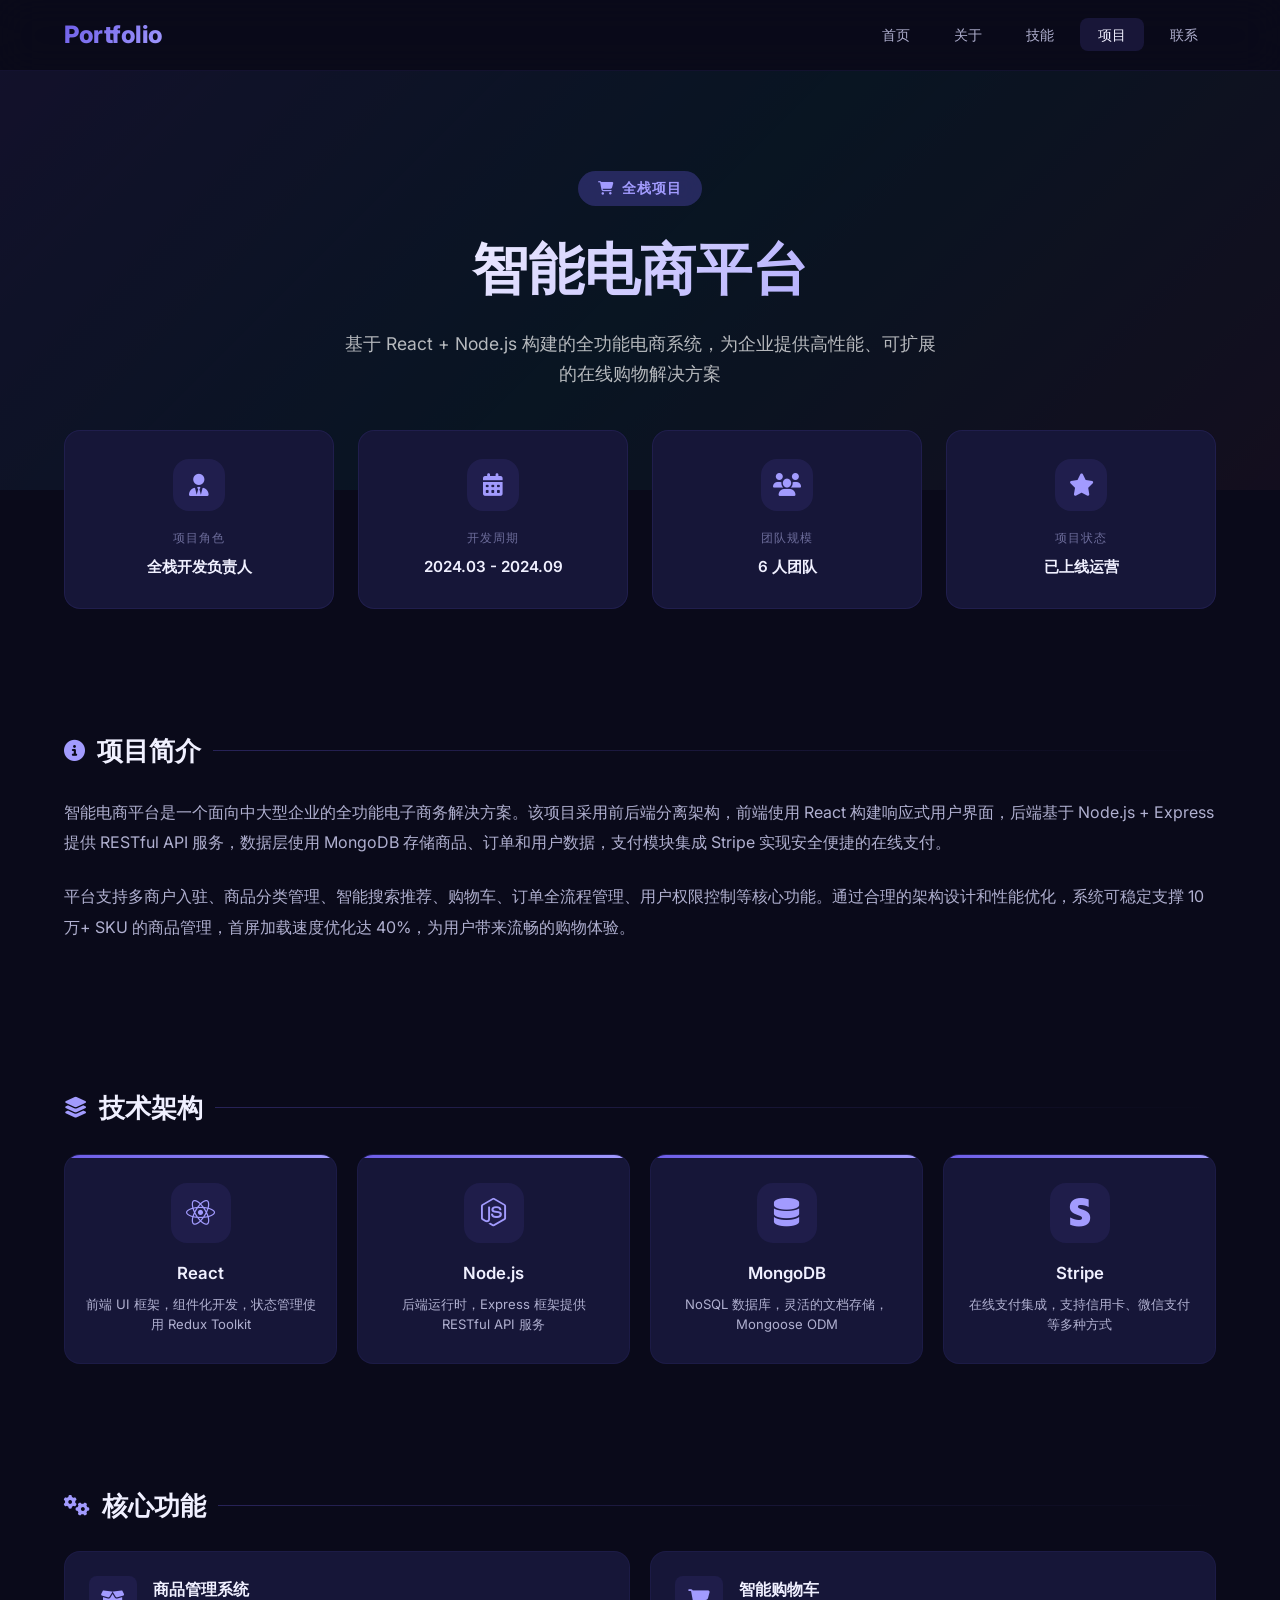
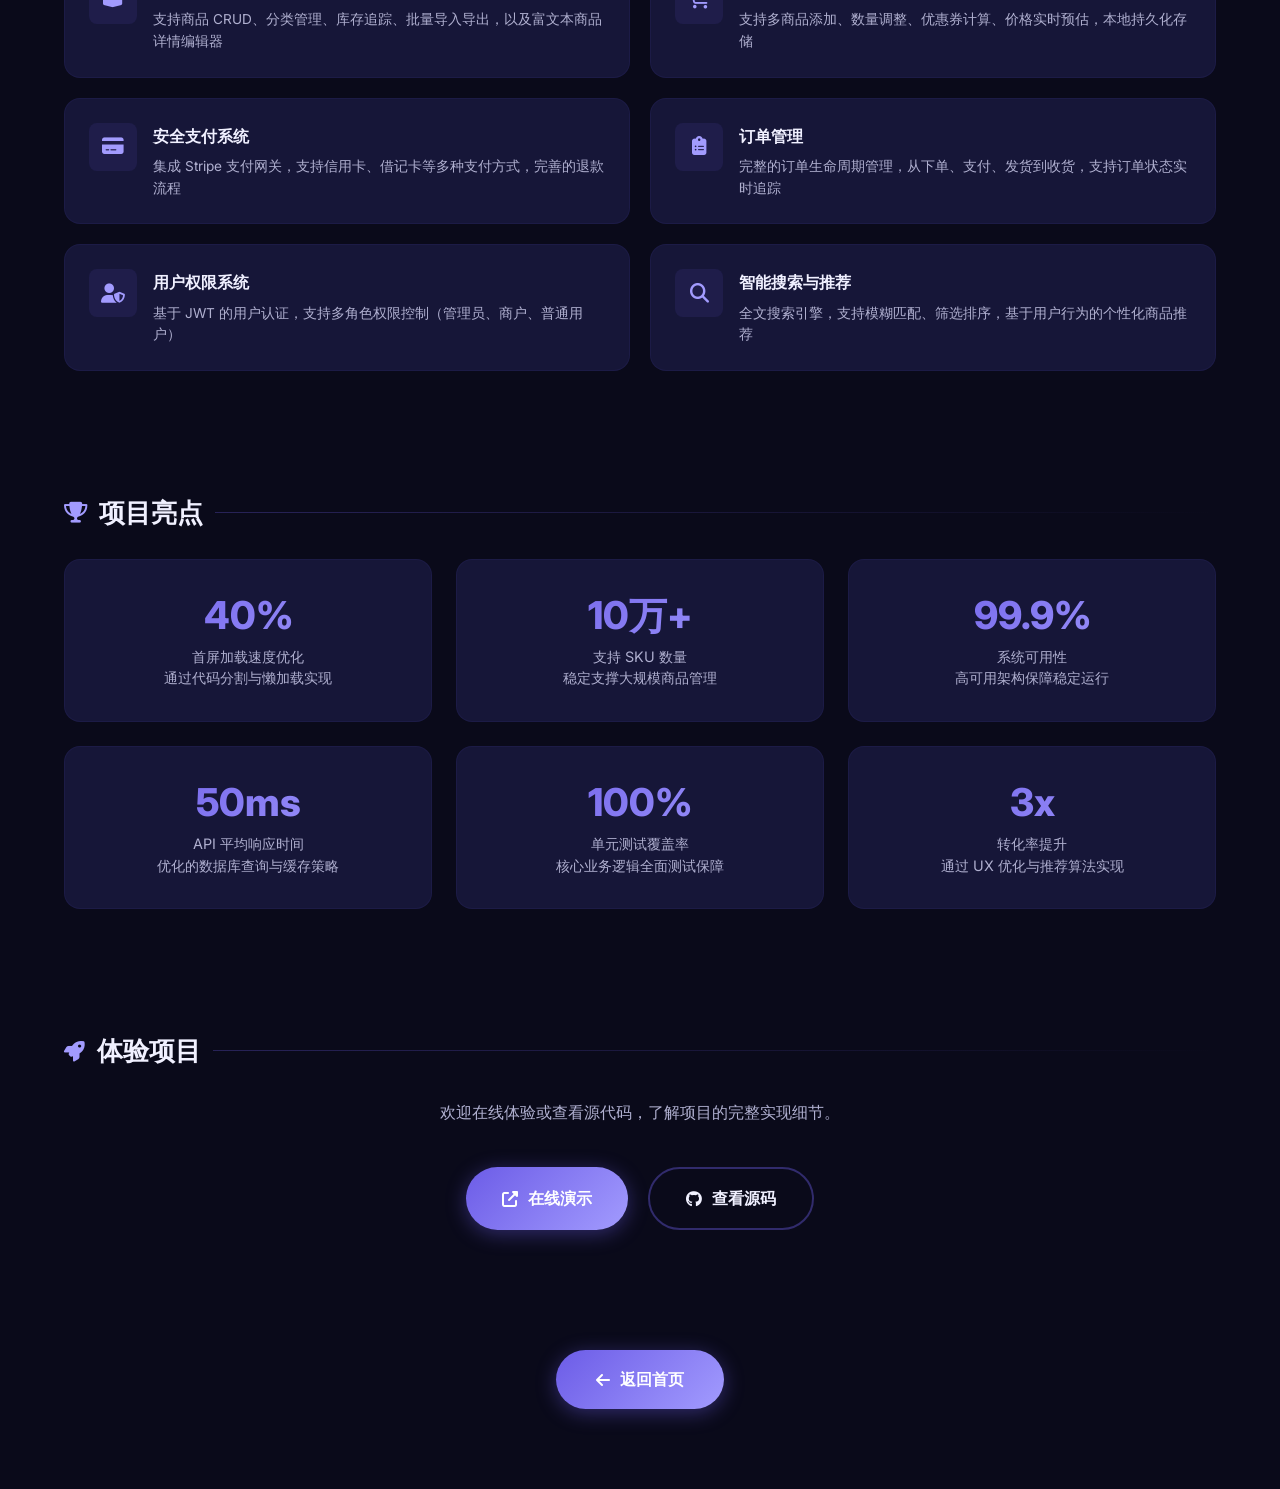
<file: project-1.html>
<!DOCTYPE html>
<html lang="zh-CN">
<head>
    <meta charset="UTF-8">
    <meta name="viewport" content="width=device-width, initial-scale=1.0">
    <title>智能电商平台 - 项目详情</title>
    <link rel="stylesheet" href="style.css">
    <link rel="stylesheet" href="https://cdnjs.cloudflare.com/ajax/libs/font-awesome/6.5.0/css/all.min.css">
    <link href="https://fonts.googleapis.com/css2?family=Inter:wght@300;400;500;600;700;800&display=swap" rel="stylesheet">
    <style>
        /* ========== 项目详情页内联样式 ========== */
        .detail-banner {
            position: relative;
            height: 420px;
            overflow: hidden;
            display: flex;
            align-items: center;
            justify-content: center;
            margin-top: 70px;
        }

        .detail-banner-bg {
            position: absolute;
            inset: 0;
            background:
                linear-gradient(135deg, rgba(108, 92, 231, 0.25) 0%, rgba(0, 206, 201, 0.15) 50%, rgba(253, 121, 168, 0.1) 100%),
                url('https://images.unsplash.com/photo-1460925895917-afdab827c52f?w=1400&q=80') center/cover no-repeat;
            filter: brightness(0.4);
        }

        .detail-banner-content {
            position: relative;
            z-index: 2;
            text-align: center;
            padding: 0 24px;
        }

        .detail-banner-content .tag {
            display: inline-block;
            padding: 6px 20px;
            border-radius: 50px;
            background: rgba(108, 92, 231, 0.3);
            color: #a29bfe;
            font-size: 0.85rem;
            font-weight: 600;
            letter-spacing: 1px;
            margin-bottom: 16px;
            backdrop-filter: blur(10px);
        }

        .detail-banner-content h1 {
            font-size: clamp(2rem, 5vw, 3.5rem);
            font-weight: 800;
            background: linear-gradient(135deg, #fff, #a29bfe);
            -webkit-background-clip: text;
            background-clip: text;
            -webkit-text-fill-color: transparent;
            margin-bottom: 12px;
        }

        .detail-banner-content p {
            font-size: 1.1rem;
            color: rgba(255, 255, 255, 0.7);
            max-width: 600px;
            margin: 0 auto;
        }

        /* 概览卡片 */
        .overview-grid {
            display: grid;
            grid-template-columns: repeat(4, 1fr);
            gap: 24px;
            margin-top: -60px;
            position: relative;
            z-index: 10;
            margin-bottom: 60px;
        }

        .overview-card {
            background: var(--dark-card);
            border: 1px solid rgba(108, 92, 231, 0.12);
            border-radius: var(--radius-md);
            padding: 28px 24px;
            text-align: center;
            transition: var(--transition);
            backdrop-filter: blur(10px);
        }

        .overview-card:hover {
            transform: translateY(-6px);
            border-color: rgba(108, 92, 231, 0.3);
            box-shadow: var(--shadow-md);
        }

        .overview-card .icon {
            width: 52px;
            height: 52px;
            border-radius: var(--radius-md);
            background: rgba(108, 92, 231, 0.12);
            display: flex;
            align-items: center;
            justify-content: center;
            font-size: 1.4rem;
            color: var(--primary-light);
            margin: 0 auto 16px;
        }

        .overview-card .label {
            font-size: 0.78rem;
            color: var(--text-muted);
            text-transform: uppercase;
            letter-spacing: 1px;
            margin-bottom: 6px;
        }

        .overview-card .value {
            font-size: 0.95rem;
            color: var(--text-primary);
            font-weight: 600;
        }

        /* 详情内容区 */
        .detail-section {
            padding: 60px 0;
        }

        .detail-section-title {
            font-size: 1.6rem;
            font-weight: 700;
            color: var(--text-primary);
            margin-bottom: 24px;
            display: flex;
            align-items: center;
            gap: 12px;
        }

        .detail-section-title i {
            color: var(--primary-light);
            font-size: 1.3rem;
        }

        .detail-section-title::after {
            content: '';
            flex: 1;
            height: 1px;
            background: linear-gradient(to right, rgba(108, 92, 231, 0.3), transparent);
        }

        /* 架构图 */
        .arch-grid {
            display: grid;
            grid-template-columns: repeat(4, 1fr);
            gap: 20px;
        }

        .arch-card {
            background: var(--dark-card);
            border: 1px solid rgba(108, 92, 231, 0.08);
            border-radius: var(--radius-md);
            padding: 28px 20px;
            text-align: center;
            transition: var(--transition);
            position: relative;
            overflow: hidden;
        }

        .arch-card::before {
            content: '';
            position: absolute;
            top: 0;
            left: 0;
            right: 0;
            height: 3px;
            background: var(--gradient-1);
        }

        .arch-card:hover {
            transform: translateY(-6px);
            box-shadow: var(--shadow-md);
            border-color: rgba(108, 92, 231, 0.2);
        }

        .arch-card .arch-icon {
            width: 60px;
            height: 60px;
            border-radius: var(--radius-md);
            background: rgba(108, 92, 231, 0.1);
            display: flex;
            align-items: center;
            justify-content: center;
            font-size: 1.8rem;
            color: var(--primary-light);
            margin: 0 auto 16px;
            transition: var(--transition);
        }

        .arch-card:hover .arch-icon {
            background: var(--gradient-1);
            color: #fff;
        }

        .arch-card h4 {
            font-size: 1.05rem;
            font-weight: 600;
            color: var(--text-primary);
            margin-bottom: 8px;
        }

        .arch-card p {
            font-size: 0.82rem;
            color: var(--text-secondary);
            line-height: 1.5;
        }

        /* 功能列表 */
        .features-grid {
            display: grid;
            grid-template-columns: repeat(2, 1fr);
            gap: 20px;
        }

        .feature-item {
            display: flex;
            align-items: flex-start;
            gap: 16px;
            background: var(--dark-card);
            border: 1px solid rgba(108, 92, 231, 0.08);
            border-radius: var(--radius-md);
            padding: 24px;
            transition: var(--transition);
        }

        .feature-item:hover {
            border-color: rgba(108, 92, 231, 0.25);
            transform: translateX(6px);
            box-shadow: var(--shadow-sm);
        }

        .feature-item .feature-icon {
            width: 48px;
            height: 48px;
            border-radius: var(--radius-sm);
            background: rgba(108, 92, 231, 0.1);
            display: flex;
            align-items: center;
            justify-content: center;
            font-size: 1.2rem;
            color: var(--primary-light);
            flex-shrink: 0;
        }

        .feature-item h4 {
            font-size: 1rem;
            font-weight: 600;
            color: var(--text-primary);
            margin-bottom: 6px;
        }

        .feature-item p {
            font-size: 0.85rem;
            color: var(--text-secondary);
            line-height: 1.6;
        }

        /* 亮点统计 */
        .highlights-grid {
            display: grid;
            grid-template-columns: repeat(3, 1fr);
            gap: 24px;
        }

        .highlight-card {
            background: var(--dark-card);
            border: 1px solid rgba(108, 92, 231, 0.08);
            border-radius: var(--radius-md);
            padding: 32px 28px;
            text-align: center;
            transition: var(--transition);
            position: relative;
            overflow: hidden;
        }

        .highlight-card::before {
            content: '';
            position: absolute;
            inset: 0;
            background: linear-gradient(135deg, rgba(108, 92, 231, 0.05), transparent);
            opacity: 0;
            transition: var(--transition);
        }

        .highlight-card:hover::before {
            opacity: 1;
        }

        .highlight-card:hover {
            transform: translateY(-8px);
            box-shadow: var(--shadow-md);
            border-color: rgba(108, 92, 231, 0.25);
        }

        .highlight-number {
            font-size: 2.4rem;
            font-weight: 800;
            background: var(--gradient-1);
            -webkit-background-clip: text;
            background-clip: text;
            -webkit-text-fill-color: transparent;
            line-height: 1.2;
            margin-bottom: 8px;
        }

        .highlight-label {
            font-size: 0.9rem;
            color: var(--text-secondary);
            line-height: 1.5;
        }

        /* 链接按钮 */
        .demo-links {
            display: flex;
            gap: 20px;
            justify-content: center;
            margin-top: 40px;
        }

        .demo-link {
            display: inline-flex;
            align-items: center;
            gap: 10px;
            padding: 16px 36px;
            border-radius: 50px;
            font-size: 1rem;
            font-weight: 600;
            transition: var(--transition);
        }

        .demo-link.primary {
            background: var(--gradient-1);
            color: #fff;
            box-shadow: 0 4px 20px rgba(108, 92, 231, 0.4);
        }

        .demo-link.primary:hover {
            transform: translateY(-3px);
            box-shadow: 0 8px 30px rgba(108, 92, 231, 0.5);
        }

        .demo-link.secondary {
            background: transparent;
            color: var(--text-primary);
            border: 2px solid rgba(108, 92, 231, 0.4);
        }

        .demo-link.secondary:hover {
            border-color: var(--primary);
            background: rgba(108, 92, 231, 0.1);
            transform: translateY(-3px);
        }

        /* 底部返回 */
        .back-home-section {
            text-align: center;
            padding: 60px 0 80px;
        }

        .back-home-btn {
            display: inline-flex;
            align-items: center;
            gap: 10px;
            padding: 16px 40px;
            border-radius: 50px;
            background: var(--gradient-1);
            color: #fff;
            font-size: 1rem;
            font-weight: 600;
            transition: var(--transition);
            box-shadow: 0 4px 20px rgba(108, 92, 231, 0.4);
        }

        .back-home-btn:hover {
            transform: translateY(-3px);
            box-shadow: 0 8px 30px rgba(108, 92, 231, 0.5);
        }

        /* 项目描述 */
        .project-description {
            font-size: 1rem;
            color: var(--text-secondary);
            line-height: 1.9;
            margin-bottom: 24px;
        }

        /* 响应式 */
        @media (max-width: 992px) {
            .overview-grid {
                grid-template-columns: repeat(2, 1fr);
            }
            .arch-grid {
                grid-template-columns: repeat(2, 1fr);
            }
            .highlights-grid {
                grid-template-columns: repeat(2, 1fr);
            }
        }

        @media (max-width: 576px) {
            .detail-banner {
                height: 320px;
            }
            .overview-grid {
                grid-template-columns: 1fr;
            }
            .features-grid {
                grid-template-columns: 1fr;
            }
            .arch-grid {
                grid-template-columns: 1fr;
            }
            .highlights-grid {
                grid-template-columns: 1fr;
            }
            .demo-links {
                flex-direction: column;
                align-items: center;
            }
        }

        /* 渐入动画 */
        .fade-up {
            opacity: 0;
            transform: translateY(30px);
            animation: fadeInUp 0.6s ease forwards;
        }

        .fade-up:nth-child(2) { animation-delay: 0.1s; }
        .fade-up:nth-child(3) { animation-delay: 0.2s; }
        .fade-up:nth-child(4) { animation-delay: 0.3s; }
    </style>
</head>
<body>

    <!-- ========== 导航栏 ========== -->
    <nav class="navbar">
        <div class="container nav-container">
            <a href="index.html" class="nav-logo">Portfolio</a>
            <ul class="nav-menu" id="navMenu">
                <li class="nav-item"><a href="index.html" class="nav-link">首页</a></li>
                <li class="nav-item"><a href="index.html#about" class="nav-link">关于</a></li>
                <li class="nav-item"><a href="skills.html" class="nav-link">技能</a></li>
                <li class="nav-item"><a href="index.html#projects" class="nav-link active">项目</a></li>
                <li class="nav-item"><a href="index.html#contact" class="nav-link">联系</a></li>
            </ul>
            <div class="nav-toggle" id="navToggle">
                <span class="bar"></span>
                <span class="bar"></span>
                <span class="bar"></span>
            </div>
        </div>
    </nav>

    <!-- ========== 项目 Banner ========== -->
    <section class="detail-banner">
        <div class="detail-banner-bg"></div>
        <div class="detail-banner-content">
            <span class="tag"><i class="fas fa-shopping-cart"></i>&nbsp; 全栈项目</span>
            <h1>智能电商平台</h1>
            <p>基于 React + Node.js 构建的全功能电商系统，为企业提供高性能、可扩展的在线购物解决方案</p>
        </div>
    </section>

    <!-- ========== 项目概述 ========== -->
    <div class="container">
        <div class="overview-grid">
            <div class="overview-card fade-up">
                <div class="icon"><i class="fas fa-user-tie"></i></div>
                <div class="label">项目角色</div>
                <div class="value">全栈开发负责人</div>
            </div>
            <div class="overview-card fade-up">
                <div class="icon"><i class="fas fa-calendar-alt"></i></div>
                <div class="label">开发周期</div>
                <div class="value">2024.03 - 2024.09</div>
            </div>
            <div class="overview-card fade-up">
                <div class="icon"><i class="fas fa-users"></i></div>
                <div class="label">团队规模</div>
                <div class="value">6 人团队</div>
            </div>
            <div class="overview-card fade-up">
                <div class="icon"><i class="fas fa-star"></i></div>
                <div class="label">项目状态</div>
                <div class="value">已上线运营</div>
            </div>
        </div>
    </div>

    <!-- ========== 项目简介 ========== -->
    <div class="container">
        <div class="detail-section">
            <h2 class="detail-section-title"><i class="fas fa-info-circle"></i> 项目简介</h2>
            <p class="project-description">
                智能电商平台是一个面向中大型企业的全功能电子商务解决方案。该项目采用前后端分离架构，前端使用 React 构建响应式用户界面，后端基于 Node.js + Express 提供 RESTful API 服务，数据层使用 MongoDB 存储商品、订单和用户数据，支付模块集成 Stripe 实现安全便捷的在线支付。
            </p>
            <p class="project-description">
                平台支持多商户入驻、商品分类管理、智能搜索推荐、购物车、订单全流程管理、用户权限控制等核心功能。通过合理的架构设计和性能优化，系统可稳定支撑 10 万+ SKU 的商品管理，首屏加载速度优化达 40%，为用户带来流畅的购物体验。
            </p>
        </div>
    </div>

    <!-- ========== 技术架构 ========== -->
    <div class="container">
        <div class="detail-section">
            <h2 class="detail-section-title"><i class="fas fa-layer-group"></i> 技术架构</h2>
            <div class="arch-grid">
                <div class="arch-card">
                    <div class="arch-icon"><i class="fab fa-react"></i></div>
                    <h4>React</h4>
                    <p>前端 UI 框架，组件化开发，状态管理使用 Redux Toolkit</p>
                </div>
                <div class="arch-card">
                    <div class="arch-icon"><i class="fab fa-node-js"></i></div>
                    <h4>Node.js</h4>
                    <p>后端运行时，Express 框架提供 RESTful API 服务</p>
                </div>
                <div class="arch-card">
                    <div class="arch-icon"><i class="fas fa-database"></i></div>
                    <h4>MongoDB</h4>
                    <p>NoSQL 数据库，灵活的文档存储，Mongoose ODM</p>
                </div>
                <div class="arch-card">
                    <div class="arch-icon"><i class="fab fa-stripe-s"></i></div>
                    <h4>Stripe</h4>
                    <p>在线支付集成，支持信用卡、微信支付等多种方式</p>
                </div>
            </div>
        </div>
    </div>

    <!-- ========== 核心功能 ========== -->
    <div class="container">
        <div class="detail-section">
            <h2 class="detail-section-title"><i class="fas fa-cogs"></i> 核心功能</h2>
            <div class="features-grid">
                <div class="feature-item">
                    <div class="feature-icon"><i class="fas fa-box-open"></i></div>
                    <div>
                        <h4>商品管理系统</h4>
                        <p>支持商品 CRUD、分类管理、库存追踪、批量导入导出，以及富文本商品详情编辑器</p>
                    </div>
                </div>
                <div class="feature-item">
                    <div class="feature-icon"><i class="fas fa-shopping-cart"></i></div>
                    <div>
                        <h4>智能购物车</h4>
                        <p>支持多商品添加、数量调整、优惠券计算、价格实时预估，本地持久化存储</p>
                    </div>
                </div>
                <div class="feature-item">
                    <div class="feature-icon"><i class="fas fa-credit-card"></i></div>
                    <div>
                        <h4>安全支付系统</h4>
                        <p>集成 Stripe 支付网关，支持信用卡、借记卡等多种支付方式，完善的退款流程</p>
                    </div>
                </div>
                <div class="feature-item">
                    <div class="feature-icon"><i class="fas fa-clipboard-list"></i></div>
                    <div>
                        <h4>订单管理</h4>
                        <p>完整的订单生命周期管理，从下单、支付、发货到收货，支持订单状态实时追踪</p>
                    </div>
                </div>
                <div class="feature-item">
                    <div class="feature-icon"><i class="fas fa-user-shield"></i></div>
                    <div>
                        <h4>用户权限系统</h4>
                        <p>基于 JWT 的用户认证，支持多角色权限控制（管理员、商户、普通用户）</p>
                    </div>
                </div>
                <div class="feature-item">
                    <div class="feature-icon"><i class="fas fa-search"></i></div>
                    <div>
                        <h4>智能搜索与推荐</h4>
                        <p>全文搜索引擎，支持模糊匹配、筛选排序，基于用户行为的个性化商品推荐</p>
                    </div>
                </div>
            </div>
        </div>
    </div>

    <!-- ========== 项目亮点 ========== -->
    <div class="container">
        <div class="detail-section">
            <h2 class="detail-section-title"><i class="fas fa-trophy"></i> 项目亮点</h2>
            <div class="highlights-grid">
                <div class="highlight-card">
                    <div class="highlight-number">40%</div>
                    <div class="highlight-label">首屏加载速度优化<br>通过代码分割与懒加载实现</div>
                </div>
                <div class="highlight-card">
                    <div class="highlight-number">10万+</div>
                    <div class="highlight-label">支持 SKU 数量<br>稳定支撑大规模商品管理</div>
                </div>
                <div class="highlight-card">
                    <div class="highlight-number">99.9%</div>
                    <div class="highlight-label">系统可用性<br>高可用架构保障稳定运行</div>
                </div>
                <div class="highlight-card">
                    <div class="highlight-number">50ms</div>
                    <div class="highlight-label">API 平均响应时间<br>优化的数据库查询与缓存策略</div>
                </div>
                <div class="highlight-card">
                    <div class="highlight-number">100%</div>
                    <div class="highlight-label">单元测试覆盖率<br>核心业务逻辑全面测试保障</div>
                </div>
                <div class="highlight-card">
                    <div class="highlight-number">3x</div>
                    <div class="highlight-label">转化率提升<br>通过 UX 优化与推荐算法实现</div>
                </div>
            </div>
        </div>
    </div>

    <!-- ========== 在线演示与源码 ========== -->
    <div class="container">
        <div class="detail-section" style="text-align: center;">
            <h2 class="detail-section-title" style="justify-content: center;"><i class="fas fa-rocket"></i> 体验项目</h2>
            <p class="project-description" style="max-width: 600px; margin: 0 auto 10px;">
                欢迎在线体验或查看源代码，了解项目的完整实现细节。
            </p>
            <div class="demo-links">
                <a href="#" class="demo-link primary">
                    <i class="fas fa-external-link-alt"></i> 在线演示
                </a>
                <a href="#" class="demo-link secondary">
                    <i class="fab fa-github"></i> 查看源码
                </a>
            </div>
        </div>
    </div>

    <!-- ========== 返回首页 ========== -->
    <div class="back-home-section">
        <a href="index.html" class="back-home-btn">
            <i class="fas fa-arrow-left"></i> 返回首页
        </a>
    </div>

    <!-- ========== 回到顶部 ========== -->
    <button class="back-to-top" id="backToTop">
        <i class="fas fa-arrow-up"></i>
    </button>

    <script src="script.js"></script>
</body>
</html>
</file>
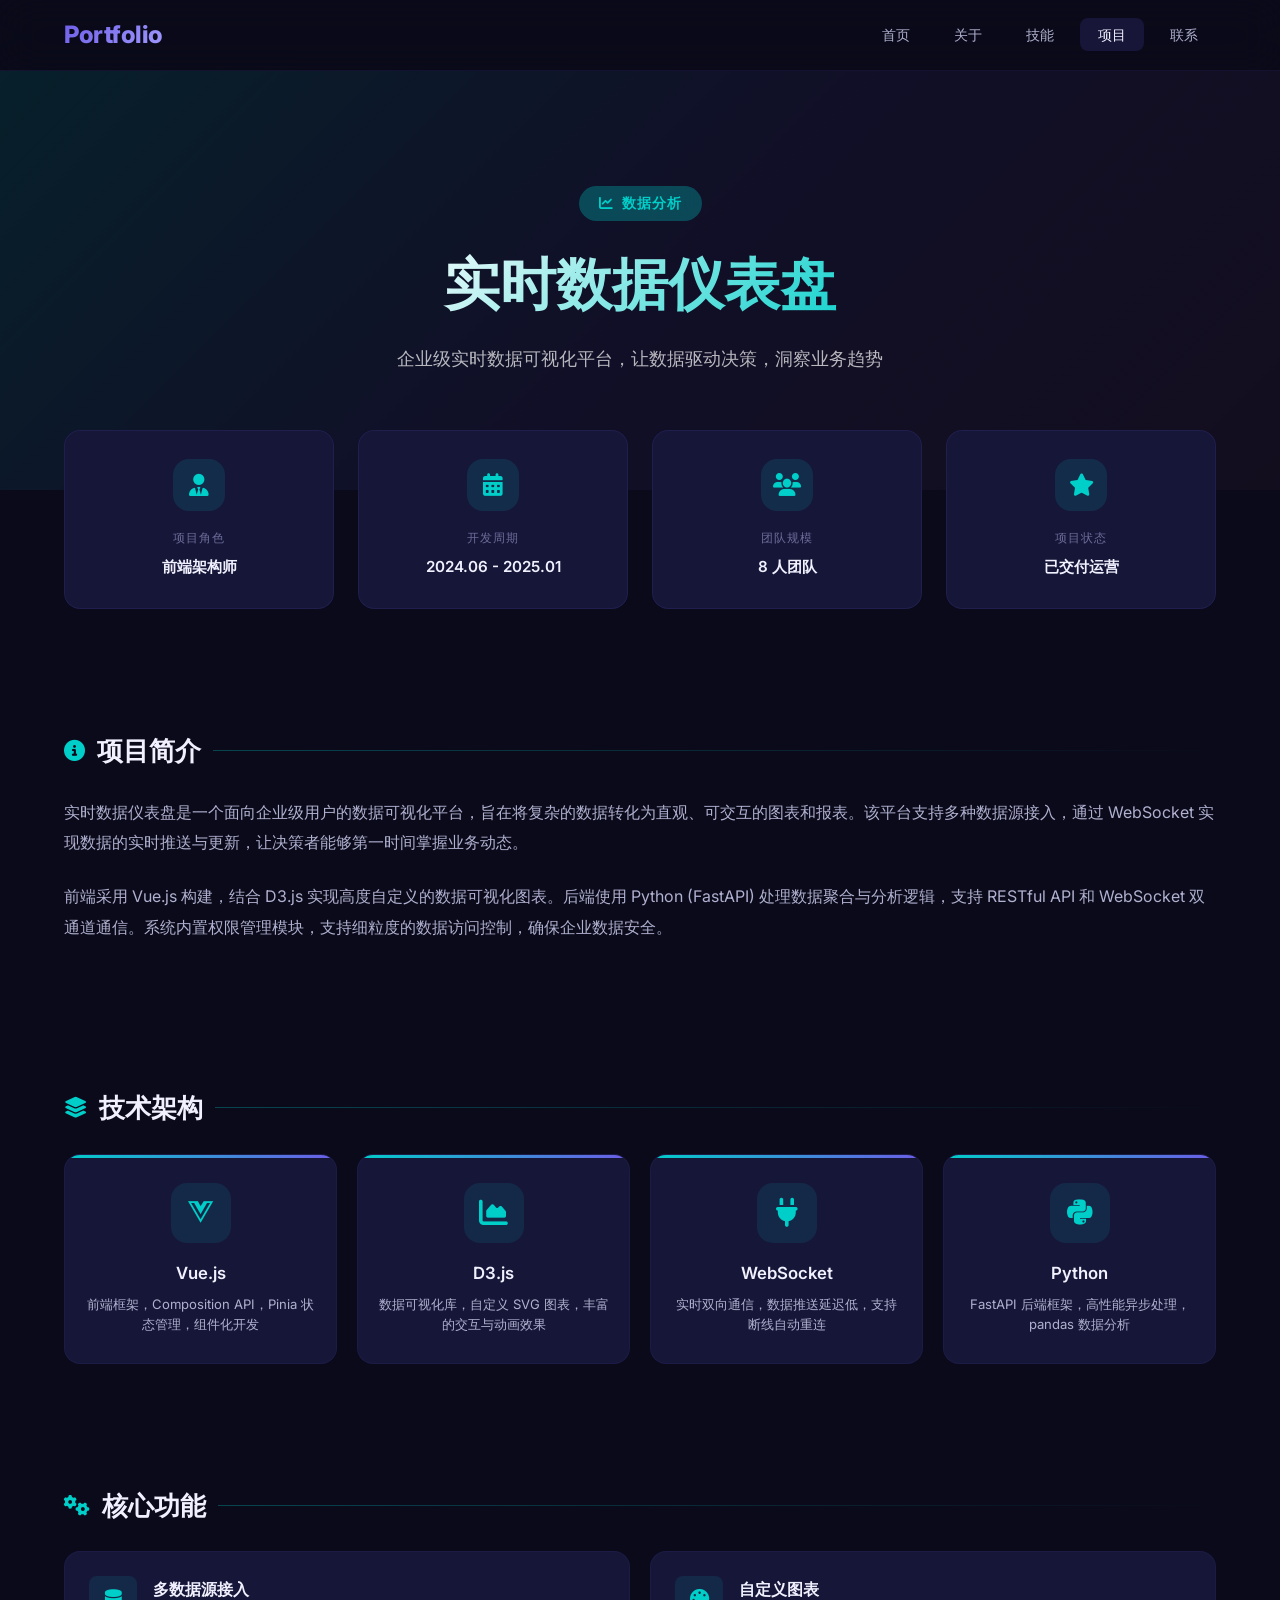
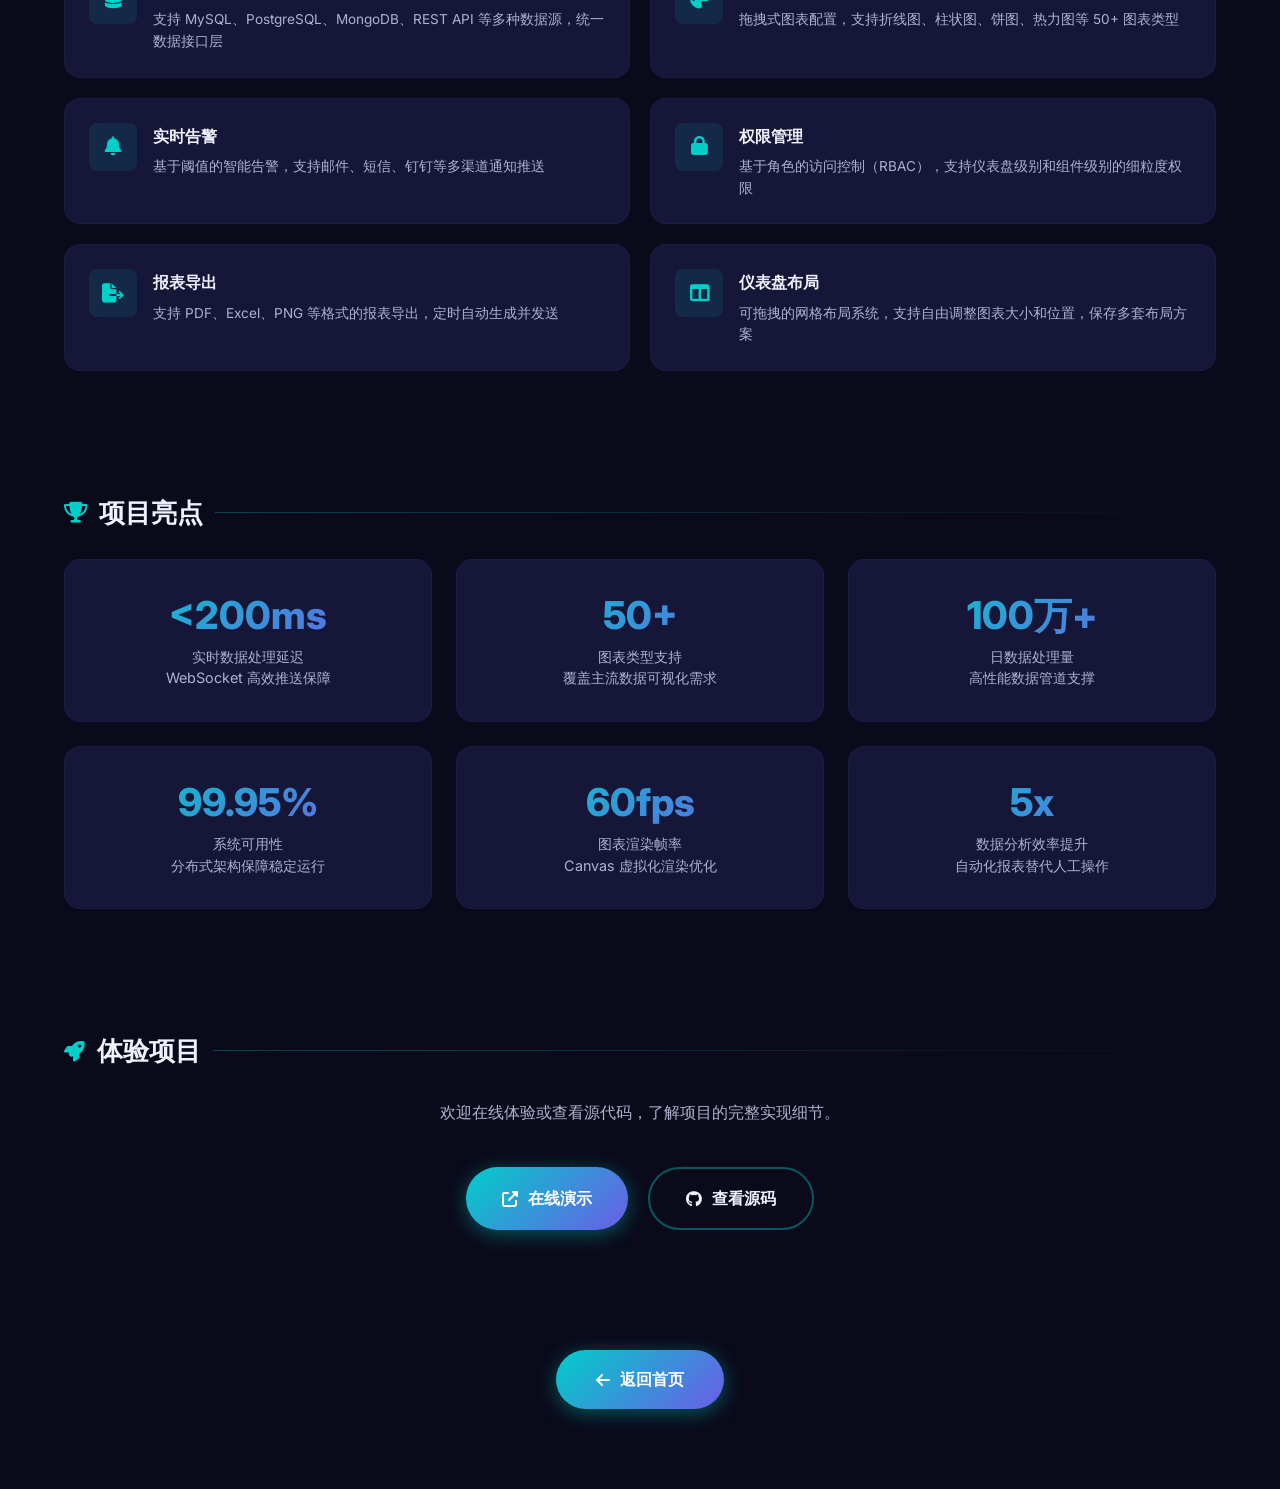
<file: project-2.html>
<!DOCTYPE html>
<html lang="zh-CN">
<head>
    <meta charset="UTF-8">
    <meta name="viewport" content="width=device-width, initial-scale=1.0">
    <title>实时数据仪表盘 - 项目详情</title>
    <link rel="stylesheet" href="style.css">
    <link rel="stylesheet" href="https://cdnjs.cloudflare.com/ajax/libs/font-awesome/6.5.0/css/all.min.css">
    <link href="https://fonts.googleapis.com/css2?family=Inter:wght@300;400;500;600;700;800&display=swap" rel="stylesheet">
    <style>
        /* ========== 项目详情页内联样式 ========== */
        .detail-banner {
            position: relative;
            height: 420px;
            overflow: hidden;
            display: flex;
            align-items: center;
            justify-content: center;
            margin-top: 70px;
        }

        .detail-banner-bg {
            position: absolute;
            inset: 0;
            background:
                linear-gradient(135deg, rgba(0, 206, 201, 0.3) 0%, rgba(108, 92, 231, 0.2) 50%, rgba(253, 121, 168, 0.1) 100%),
                url('https://images.unsplash.com/photo-1551288049-bebda4e38f71?w=1400&q=80') center/cover no-repeat;
            filter: brightness(0.4);
        }

        .detail-banner-content {
            position: relative;
            z-index: 2;
            text-align: center;
            padding: 0 24px;
        }

        .detail-banner-content .tag {
            display: inline-block;
            padding: 6px 20px;
            border-radius: 50px;
            background: rgba(0, 206, 201, 0.3);
            color: #00cec9;
            font-size: 0.85rem;
            font-weight: 600;
            letter-spacing: 1px;
            margin-bottom: 16px;
            backdrop-filter: blur(10px);
        }

        .detail-banner-content h1 {
            font-size: clamp(2rem, 5vw, 3.5rem);
            font-weight: 800;
            background: linear-gradient(135deg, #fff, #00cec9);
            -webkit-background-clip: text;
            background-clip: text;
            -webkit-text-fill-color: transparent;
            margin-bottom: 12px;
        }

        .detail-banner-content p {
            font-size: 1.1rem;
            color: rgba(255, 255, 255, 0.7);
            max-width: 600px;
            margin: 0 auto;
        }

        .overview-grid {
            display: grid;
            grid-template-columns: repeat(4, 1fr);
            gap: 24px;
            margin-top: -60px;
            position: relative;
            z-index: 10;
            margin-bottom: 60px;
        }

        .overview-card {
            background: var(--dark-card);
            border: 1px solid rgba(108, 92, 231, 0.12);
            border-radius: var(--radius-md);
            padding: 28px 24px;
            text-align: center;
            transition: var(--transition);
            backdrop-filter: blur(10px);
        }

        .overview-card:hover {
            transform: translateY(-6px);
            border-color: rgba(108, 92, 231, 0.3);
            box-shadow: var(--shadow-md);
        }

        .overview-card .icon {
            width: 52px;
            height: 52px;
            border-radius: var(--radius-md);
            background: rgba(0, 206, 201, 0.12);
            display: flex;
            align-items: center;
            justify-content: center;
            font-size: 1.4rem;
            color: #00cec9;
            margin: 0 auto 16px;
        }

        .overview-card .label {
            font-size: 0.78rem;
            color: var(--text-muted);
            text-transform: uppercase;
            letter-spacing: 1px;
            margin-bottom: 6px;
        }

        .overview-card .value {
            font-size: 0.95rem;
            color: var(--text-primary);
            font-weight: 600;
        }

        .detail-section {
            padding: 60px 0;
        }

        .detail-section-title {
            font-size: 1.6rem;
            font-weight: 700;
            color: var(--text-primary);
            margin-bottom: 24px;
            display: flex;
            align-items: center;
            gap: 12px;
        }

        .detail-section-title i {
            color: #00cec9;
            font-size: 1.3rem;
        }

        .detail-section-title::after {
            content: '';
            flex: 1;
            height: 1px;
            background: linear-gradient(to right, rgba(0, 206, 201, 0.3), transparent);
        }

        .arch-grid {
            display: grid;
            grid-template-columns: repeat(4, 1fr);
            gap: 20px;
        }

        .arch-card {
            background: var(--dark-card);
            border: 1px solid rgba(108, 92, 231, 0.08);
            border-radius: var(--radius-md);
            padding: 28px 20px;
            text-align: center;
            transition: var(--transition);
            position: relative;
            overflow: hidden;
        }

        .arch-card::before {
            content: '';
            position: absolute;
            top: 0;
            left: 0;
            right: 0;
            height: 3px;
            background: linear-gradient(135deg, #00cec9, #6c5ce7);
        }

        .arch-card:hover {
            transform: translateY(-6px);
            box-shadow: var(--shadow-md);
            border-color: rgba(0, 206, 201, 0.2);
        }

        .arch-card .arch-icon {
            width: 60px;
            height: 60px;
            border-radius: var(--radius-md);
            background: rgba(0, 206, 201, 0.1);
            display: flex;
            align-items: center;
            justify-content: center;
            font-size: 1.8rem;
            color: #00cec9;
            margin: 0 auto 16px;
            transition: var(--transition);
        }

        .arch-card:hover .arch-icon {
            background: linear-gradient(135deg, #00cec9, #6c5ce7);
            color: #fff;
        }

        .arch-card h4 {
            font-size: 1.05rem;
            font-weight: 600;
            color: var(--text-primary);
            margin-bottom: 8px;
        }

        .arch-card p {
            font-size: 0.82rem;
            color: var(--text-secondary);
            line-height: 1.5;
        }

        .features-grid {
            display: grid;
            grid-template-columns: repeat(2, 1fr);
            gap: 20px;
        }

        .feature-item {
            display: flex;
            align-items: flex-start;
            gap: 16px;
            background: var(--dark-card);
            border: 1px solid rgba(108, 92, 231, 0.08);
            border-radius: var(--radius-md);
            padding: 24px;
            transition: var(--transition);
        }

        .feature-item:hover {
            border-color: rgba(0, 206, 201, 0.25);
            transform: translateX(6px);
            box-shadow: var(--shadow-sm);
        }

        .feature-item .feature-icon {
            width: 48px;
            height: 48px;
            border-radius: var(--radius-sm);
            background: rgba(0, 206, 201, 0.1);
            display: flex;
            align-items: center;
            justify-content: center;
            font-size: 1.2rem;
            color: #00cec9;
            flex-shrink: 0;
        }

        .feature-item h4 {
            font-size: 1rem;
            font-weight: 600;
            color: var(--text-primary);
            margin-bottom: 6px;
        }

        .feature-item p {
            font-size: 0.85rem;
            color: var(--text-secondary);
            line-height: 1.6;
        }

        .highlights-grid {
            display: grid;
            grid-template-columns: repeat(3, 1fr);
            gap: 24px;
        }

        .highlight-card {
            background: var(--dark-card);
            border: 1px solid rgba(108, 92, 231, 0.08);
            border-radius: var(--radius-md);
            padding: 32px 28px;
            text-align: center;
            transition: var(--transition);
            position: relative;
            overflow: hidden;
        }

        .highlight-card::before {
            content: '';
            position: absolute;
            inset: 0;
            background: linear-gradient(135deg, rgba(0, 206, 201, 0.05), transparent);
            opacity: 0;
            transition: var(--transition);
        }

        .highlight-card:hover::before {
            opacity: 1;
        }

        .highlight-card:hover {
            transform: translateY(-8px);
            box-shadow: var(--shadow-md);
            border-color: rgba(0, 206, 201, 0.25);
        }

        .highlight-number {
            font-size: 2.4rem;
            font-weight: 800;
            background: linear-gradient(135deg, #00cec9, #6c5ce7);
            -webkit-background-clip: text;
            background-clip: text;
            -webkit-text-fill-color: transparent;
            line-height: 1.2;
            margin-bottom: 8px;
        }

        .highlight-label {
            font-size: 0.9rem;
            color: var(--text-secondary);
            line-height: 1.5;
        }

        .demo-links {
            display: flex;
            gap: 20px;
            justify-content: center;
            margin-top: 40px;
        }

        .demo-link {
            display: inline-flex;
            align-items: center;
            gap: 10px;
            padding: 16px 36px;
            border-radius: 50px;
            font-size: 1rem;
            font-weight: 600;
            transition: var(--transition);
        }

        .demo-link.primary {
            background: linear-gradient(135deg, #00cec9, #6c5ce7);
            color: #fff;
            box-shadow: 0 4px 20px rgba(0, 206, 201, 0.4);
        }

        .demo-link.primary:hover {
            transform: translateY(-3px);
            box-shadow: 0 8px 30px rgba(0, 206, 201, 0.5);
        }

        .demo-link.secondary {
            background: transparent;
            color: var(--text-primary);
            border: 2px solid rgba(0, 206, 201, 0.4);
        }

        .demo-link.secondary:hover {
            border-color: #00cec9;
            background: rgba(0, 206, 201, 0.1);
            transform: translateY(-3px);
        }

        .back-home-section {
            text-align: center;
            padding: 60px 0 80px;
        }

        .back-home-btn {
            display: inline-flex;
            align-items: center;
            gap: 10px;
            padding: 16px 40px;
            border-radius: 50px;
            background: linear-gradient(135deg, #00cec9, #6c5ce7);
            color: #fff;
            font-size: 1rem;
            font-weight: 600;
            transition: var(--transition);
            box-shadow: 0 4px 20px rgba(0, 206, 201, 0.4);
        }

        .back-home-btn:hover {
            transform: translateY(-3px);
            box-shadow: 0 8px 30px rgba(0, 206, 201, 0.5);
        }

        .project-description {
            font-size: 1rem;
            color: var(--text-secondary);
            line-height: 1.9;
            margin-bottom: 24px;
        }

        @media (max-width: 992px) {
            .overview-grid { grid-template-columns: repeat(2, 1fr); }
            .arch-grid { grid-template-columns: repeat(2, 1fr); }
            .highlights-grid { grid-template-columns: repeat(2, 1fr); }
        }

        @media (max-width: 576px) {
            .detail-banner { height: 320px; }
            .overview-grid { grid-template-columns: 1fr; }
            .features-grid { grid-template-columns: 1fr; }
            .arch-grid { grid-template-columns: 1fr; }
            .highlights-grid { grid-template-columns: 1fr; }
            .demo-links { flex-direction: column; align-items: center; }
        }

        .fade-up {
            opacity: 0;
            transform: translateY(30px);
            animation: fadeInUp 0.6s ease forwards;
        }
        .fade-up:nth-child(2) { animation-delay: 0.1s; }
        .fade-up:nth-child(3) { animation-delay: 0.2s; }
        .fade-up:nth-child(4) { animation-delay: 0.3s; }
    </style>
</head>
<body>

    <!-- ========== 导航栏 ========== -->
    <nav class="navbar">
        <div class="container nav-container">
            <a href="index.html" class="nav-logo">Portfolio</a>
            <ul class="nav-menu" id="navMenu">
                <li class="nav-item"><a href="index.html" class="nav-link">首页</a></li>
                <li class="nav-item"><a href="index.html#about" class="nav-link">关于</a></li>
                <li class="nav-item"><a href="skills.html" class="nav-link">技能</a></li>
                <li class="nav-item"><a href="index.html#projects" class="nav-link active">项目</a></li>
                <li class="nav-item"><a href="index.html#contact" class="nav-link">联系</a></li>
            </ul>
            <div class="nav-toggle" id="navToggle">
                <span class="bar"></span>
                <span class="bar"></span>
                <span class="bar"></span>
            </div>
        </div>
    </nav>

    <!-- ========== 项目 Banner ========== -->
    <section class="detail-banner">
        <div class="detail-banner-bg"></div>
        <div class="detail-banner-content">
            <span class="tag"><i class="fas fa-chart-line"></i>&nbsp; 数据分析</span>
            <h1>实时数据仪表盘</h1>
            <p>企业级实时数据可视化平台，让数据驱动决策，洞察业务趋势</p>
        </div>
    </section>

    <!-- ========== 项目概述 ========== -->
    <div class="container">
        <div class="overview-grid">
            <div class="overview-card fade-up">
                <div class="icon"><i class="fas fa-user-tie"></i></div>
                <div class="label">项目角色</div>
                <div class="value">前端架构师</div>
            </div>
            <div class="overview-card fade-up">
                <div class="icon"><i class="fas fa-calendar-alt"></i></div>
                <div class="label">开发周期</div>
                <div class="value">2024.06 - 2025.01</div>
            </div>
            <div class="overview-card fade-up">
                <div class="icon"><i class="fas fa-users"></i></div>
                <div class="label">团队规模</div>
                <div class="value">8 人团队</div>
            </div>
            <div class="overview-card fade-up">
                <div class="icon"><i class="fas fa-star"></i></div>
                <div class="label">项目状态</div>
                <div class="value">已交付运营</div>
            </div>
        </div>
    </div>

    <!-- ========== 项目简介 ========== -->
    <div class="container">
        <div class="detail-section">
            <h2 class="detail-section-title"><i class="fas fa-info-circle"></i> 项目简介</h2>
            <p class="project-description">
                实时数据仪表盘是一个面向企业级用户的数据可视化平台，旨在将复杂的数据转化为直观、可交互的图表和报表。该平台支持多种数据源接入，通过 WebSocket 实现数据的实时推送与更新，让决策者能够第一时间掌握业务动态。
            </p>
            <p class="project-description">
                前端采用 Vue.js 构建，结合 D3.js 实现高度自定义的数据可视化图表。后端使用 Python (FastAPI) 处理数据聚合与分析逻辑，支持 RESTful API 和 WebSocket 双通道通信。系统内置权限管理模块，支持细粒度的数据访问控制，确保企业数据安全。
            </p>
        </div>
    </div>

    <!-- ========== 技术架构 ========== -->
    <div class="container">
        <div class="detail-section">
            <h2 class="detail-section-title"><i class="fas fa-layer-group"></i> 技术架构</h2>
            <div class="arch-grid">
                <div class="arch-card">
                    <div class="arch-icon"><i class="fab fa-vuejs"></i></div>
                    <h4>Vue.js</h4>
                    <p>前端框架，Composition API，Pinia 状态管理，组件化开发</p>
                </div>
                <div class="arch-card">
                    <div class="arch-icon"><i class="fas fa-chart-area"></i></div>
                    <h4>D3.js</h4>
                    <p>数据可视化库，自定义 SVG 图表，丰富的交互与动画效果</p>
                </div>
                <div class="arch-card">
                    <div class="arch-icon"><i class="fas fa-plug"></i></div>
                    <h4>WebSocket</h4>
                    <p>实时双向通信，数据推送延迟低，支持断线自动重连</p>
                </div>
                <div class="arch-card">
                    <div class="arch-icon"><i class="fab fa-python"></i></div>
                    <h4>Python</h4>
                    <p>FastAPI 后端框架，高性能异步处理，pandas 数据分析</p>
                </div>
            </div>
        </div>
    </div>

    <!-- ========== 核心功能 ========== -->
    <div class="container">
        <div class="detail-section">
            <h2 class="detail-section-title"><i class="fas fa-cogs"></i> 核心功能</h2>
            <div class="features-grid">
                <div class="feature-item">
                    <div class="feature-icon"><i class="fas fa-database"></i></div>
                    <div>
                        <h4>多数据源接入</h4>
                        <p>支持 MySQL、PostgreSQL、MongoDB、REST API 等多种数据源，统一数据接口层</p>
                    </div>
                </div>
                <div class="feature-item">
                    <div class="feature-icon"><i class="fas fa-palette"></i></div>
                    <div>
                        <h4>自定义图表</h4>
                        <p>拖拽式图表配置，支持折线图、柱状图、饼图、热力图等 50+ 图表类型</p>
                    </div>
                </div>
                <div class="feature-item">
                    <div class="feature-icon"><i class="fas fa-bell"></i></div>
                    <div>
                        <h4>实时告警</h4>
                        <p>基于阈值的智能告警，支持邮件、短信、钉钉等多渠道通知推送</p>
                    </div>
                </div>
                <div class="feature-item">
                    <div class="feature-icon"><i class="fas fa-lock"></i></div>
                    <div>
                        <h4>权限管理</h4>
                        <p>基于角色的访问控制（RBAC），支持仪表盘级别和组件级别的细粒度权限</p>
                    </div>
                </div>
                <div class="feature-item">
                    <div class="feature-icon"><i class="fas fa-file-export"></i></div>
                    <div>
                        <h4>报表导出</h4>
                        <p>支持 PDF、Excel、PNG 等格式的报表导出，定时自动生成并发送</p>
                    </div>
                </div>
                <div class="feature-item">
                    <div class="feature-icon"><i class="fas fa-columns"></i></div>
                    <div>
                        <h4>仪表盘布局</h4>
                        <p>可拖拽的网格布局系统，支持自由调整图表大小和位置，保存多套布局方案</p>
                    </div>
                </div>
            </div>
        </div>
    </div>

    <!-- ========== 项目亮点 ========== -->
    <div class="container">
        <div class="detail-section">
            <h2 class="detail-section-title"><i class="fas fa-trophy"></i> 项目亮点</h2>
            <div class="highlights-grid">
                <div class="highlight-card">
                    <div class="highlight-number">&lt;200ms</div>
                    <div class="highlight-label">实时数据处理延迟<br>WebSocket 高效推送保障</div>
                </div>
                <div class="highlight-card">
                    <div class="highlight-number">50+</div>
                    <div class="highlight-label">图表类型支持<br>覆盖主流数据可视化需求</div>
                </div>
                <div class="highlight-card">
                    <div class="highlight-number">100万+</div>
                    <div class="highlight-label">日数据处理量<br>高性能数据管道支撑</div>
                </div>
                <div class="highlight-card">
                    <div class="highlight-number">99.95%</div>
                    <div class="highlight-label">系统可用性<br>分布式架构保障稳定运行</div>
                </div>
                <div class="highlight-card">
                    <div class="highlight-number">60fps</div>
                    <div class="highlight-label">图表渲染帧率<br>Canvas 虚拟化渲染优化</div>
                </div>
                <div class="highlight-card">
                    <div class="highlight-number">5x</div>
                    <div class="highlight-label">数据分析效率提升<br>自动化报表替代人工操作</div>
                </div>
            </div>
        </div>
    </div>

    <!-- ========== 在线演示与源码 ========== -->
    <div class="container">
        <div class="detail-section" style="text-align: center;">
            <h2 class="detail-section-title" style="justify-content: center;"><i class="fas fa-rocket"></i> 体验项目</h2>
            <p class="project-description" style="max-width: 600px; margin: 0 auto 10px;">
                欢迎在线体验或查看源代码，了解项目的完整实现细节。
            </p>
            <div class="demo-links">
                <a href="#" class="demo-link primary">
                    <i class="fas fa-external-link-alt"></i> 在线演示
                </a>
                <a href="#" class="demo-link secondary">
                    <i class="fab fa-github"></i> 查看源码
                </a>
            </div>
        </div>
    </div>

    <!-- ========== 返回首页 ========== -->
    <div class="back-home-section">
        <a href="index.html" class="back-home-btn">
            <i class="fas fa-arrow-left"></i> 返回首页
        </a>
    </div>

    <!-- ========== 回到顶部 ========== -->
    <button class="back-to-top" id="backToTop">
        <i class="fas fa-arrow-up"></i>
    </button>

    <script src="script.js"></script>
</body>
</html>
</file>
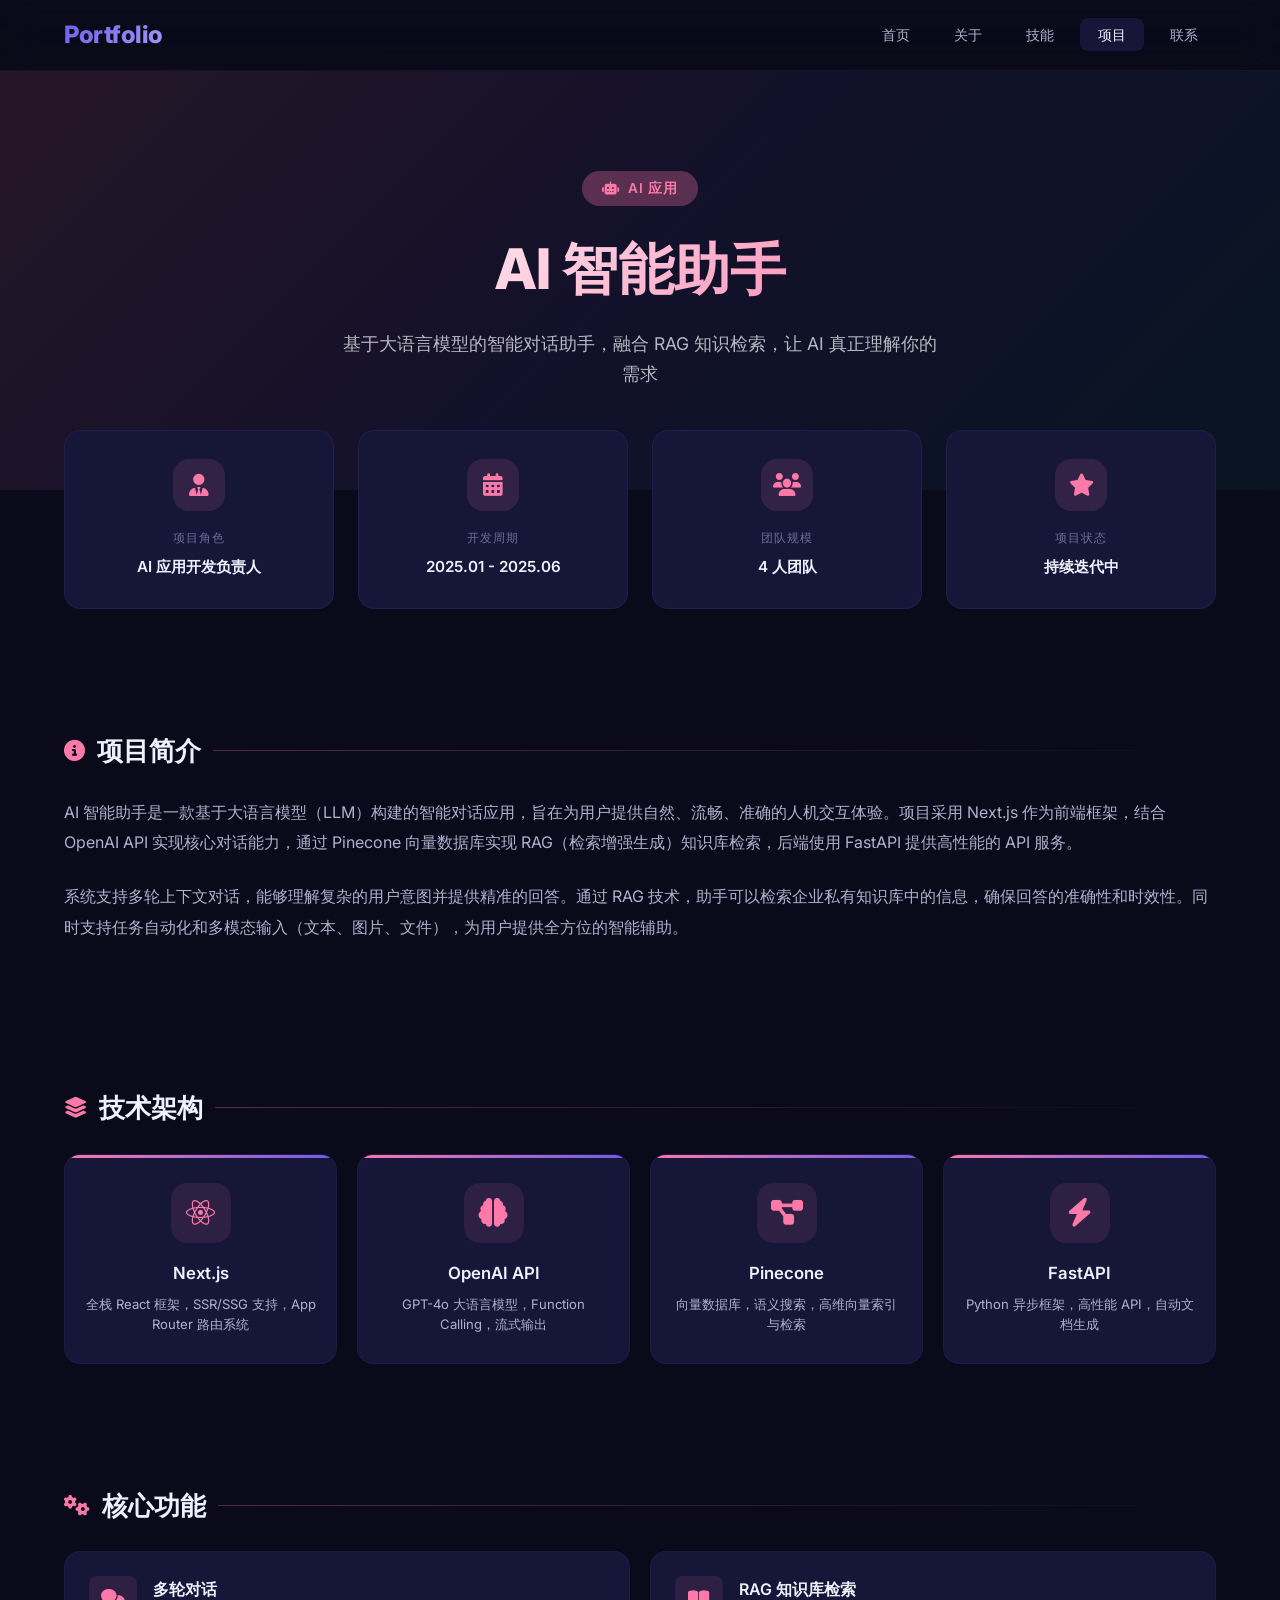
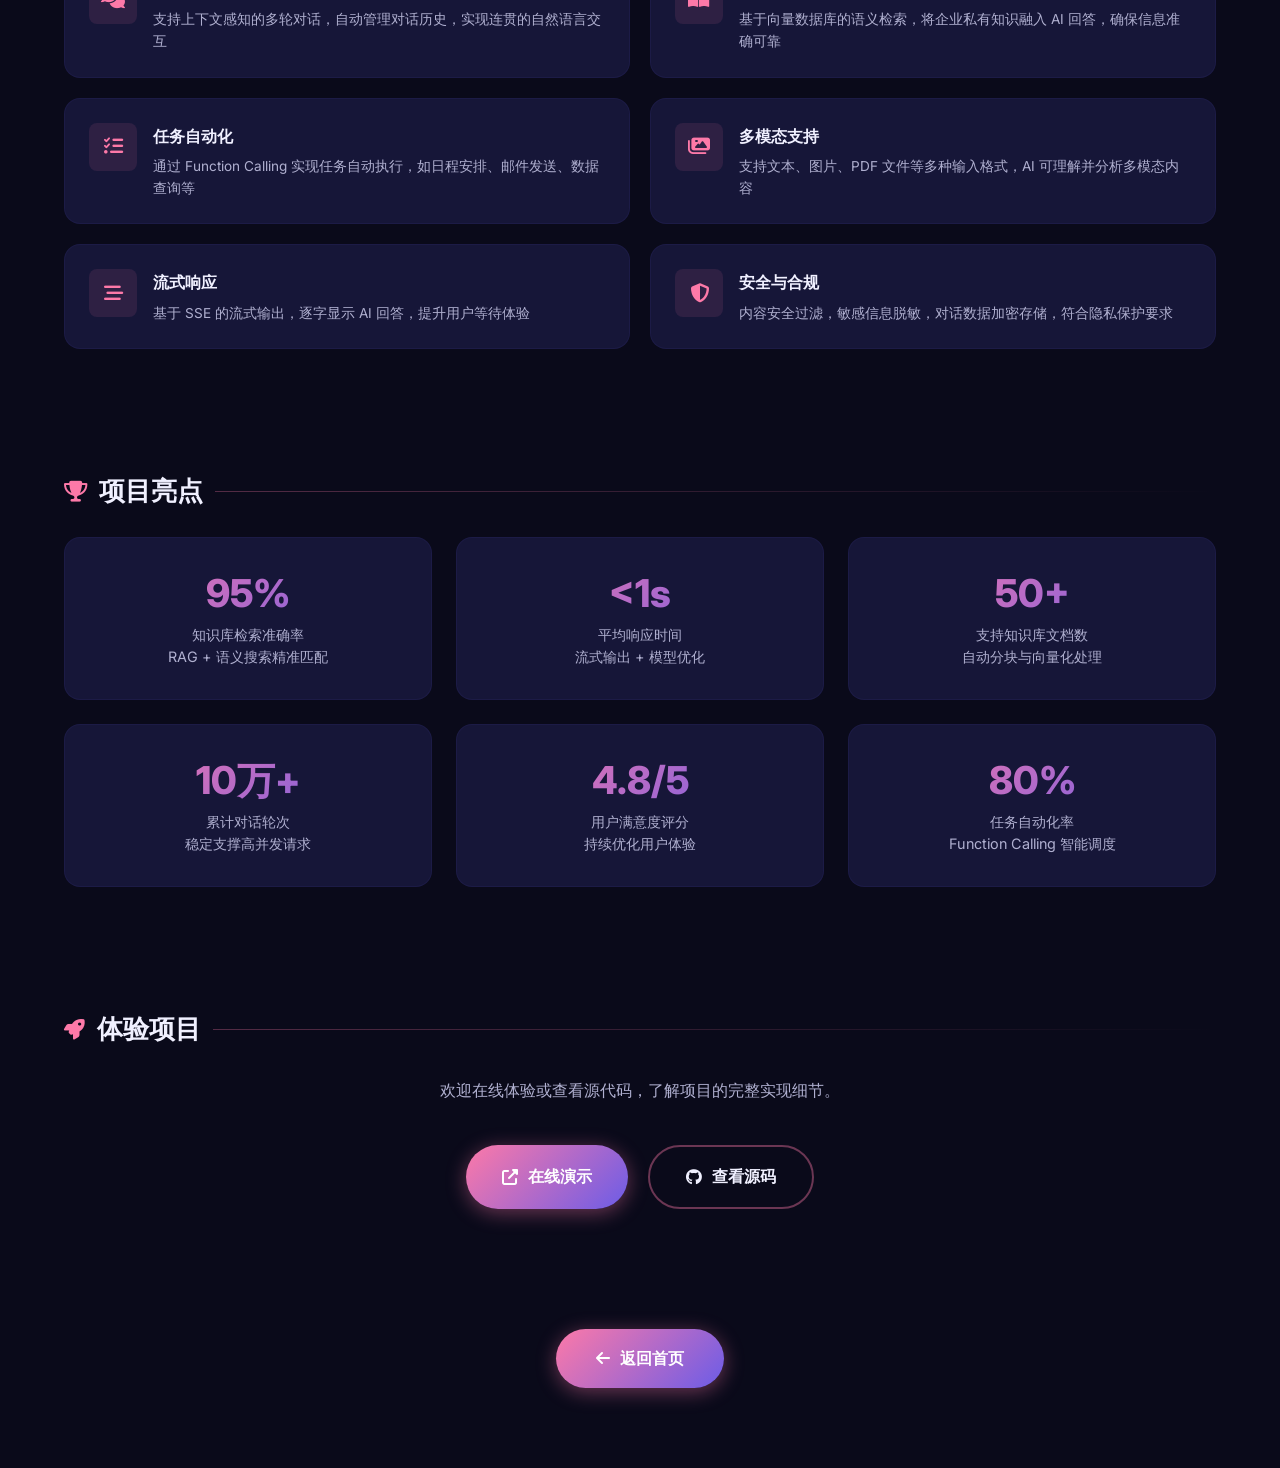
<file: project-3.html>
<!DOCTYPE html>
<html lang="zh-CN">
<head>
    <meta charset="UTF-8">
    <meta name="viewport" content="width=device-width, initial-scale=1.0">
    <title>AI 智能助手 - 项目详情</title>
    <link rel="stylesheet" href="style.css">
    <link rel="stylesheet" href="https://cdnjs.cloudflare.com/ajax/libs/font-awesome/6.5.0/css/all.min.css">
    <link href="https://fonts.googleapis.com/css2?family=Inter:wght@300;400;500;600;700;800&display=swap" rel="stylesheet">
    <style>
        /* ========== 项目详情页内联样式 ========== */
        .detail-banner {
            position: relative;
            height: 420px;
            overflow: hidden;
            display: flex;
            align-items: center;
            justify-content: center;
            margin-top: 70px;
        }

        .detail-banner-bg {
            position: absolute;
            inset: 0;
            background:
                linear-gradient(135deg, rgba(253, 121, 168, 0.3) 0%, rgba(108, 92, 231, 0.25) 50%, rgba(0, 206, 201, 0.15) 100%),
                url('https://images.unsplash.com/photo-1611162617474-5b21e879e113?w=1400&q=80') center/cover no-repeat;
            filter: brightness(0.4);
        }

        .detail-banner-content {
            position: relative;
            z-index: 2;
            text-align: center;
            padding: 0 24px;
        }

        .detail-banner-content .tag {
            display: inline-block;
            padding: 6px 20px;
            border-radius: 50px;
            background: rgba(253, 121, 168, 0.3);
            color: #fd79a8;
            font-size: 0.85rem;
            font-weight: 600;
            letter-spacing: 1px;
            margin-bottom: 16px;
            backdrop-filter: blur(10px);
        }

        .detail-banner-content h1 {
            font-size: clamp(2rem, 5vw, 3.5rem);
            font-weight: 800;
            background: linear-gradient(135deg, #fff, #fd79a8);
            -webkit-background-clip: text;
            background-clip: text;
            -webkit-text-fill-color: transparent;
            margin-bottom: 12px;
        }

        .detail-banner-content p {
            font-size: 1.1rem;
            color: rgba(255, 255, 255, 0.7);
            max-width: 600px;
            margin: 0 auto;
        }

        .overview-grid {
            display: grid;
            grid-template-columns: repeat(4, 1fr);
            gap: 24px;
            margin-top: -60px;
            position: relative;
            z-index: 10;
            margin-bottom: 60px;
        }

        .overview-card {
            background: var(--dark-card);
            border: 1px solid rgba(108, 92, 231, 0.12);
            border-radius: var(--radius-md);
            padding: 28px 24px;
            text-align: center;
            transition: var(--transition);
            backdrop-filter: blur(10px);
        }

        .overview-card:hover {
            transform: translateY(-6px);
            border-color: rgba(253, 121, 168, 0.3);
            box-shadow: var(--shadow-md);
        }

        .overview-card .icon {
            width: 52px;
            height: 52px;
            border-radius: var(--radius-md);
            background: rgba(253, 121, 168, 0.12);
            display: flex;
            align-items: center;
            justify-content: center;
            font-size: 1.4rem;
            color: #fd79a8;
            margin: 0 auto 16px;
        }

        .overview-card .label {
            font-size: 0.78rem;
            color: var(--text-muted);
            text-transform: uppercase;
            letter-spacing: 1px;
            margin-bottom: 6px;
        }

        .overview-card .value {
            font-size: 0.95rem;
            color: var(--text-primary);
            font-weight: 600;
        }

        .detail-section {
            padding: 60px 0;
        }

        .detail-section-title {
            font-size: 1.6rem;
            font-weight: 700;
            color: var(--text-primary);
            margin-bottom: 24px;
            display: flex;
            align-items: center;
            gap: 12px;
        }

        .detail-section-title i {
            color: #fd79a8;
            font-size: 1.3rem;
        }

        .detail-section-title::after {
            content: '';
            flex: 1;
            height: 1px;
            background: linear-gradient(to right, rgba(253, 121, 168, 0.3), transparent);
        }

        .arch-grid {
            display: grid;
            grid-template-columns: repeat(4, 1fr);
            gap: 20px;
        }

        .arch-card {
            background: var(--dark-card);
            border: 1px solid rgba(108, 92, 231, 0.08);
            border-radius: var(--radius-md);
            padding: 28px 20px;
            text-align: center;
            transition: var(--transition);
            position: relative;
            overflow: hidden;
        }

        .arch-card::before {
            content: '';
            position: absolute;
            top: 0;
            left: 0;
            right: 0;
            height: 3px;
            background: linear-gradient(135deg, #fd79a8, #6c5ce7);
        }

        .arch-card:hover {
            transform: translateY(-6px);
            box-shadow: var(--shadow-md);
            border-color: rgba(253, 121, 168, 0.2);
        }

        .arch-card .arch-icon {
            width: 60px;
            height: 60px;
            border-radius: var(--radius-md);
            background: rgba(253, 121, 168, 0.1);
            display: flex;
            align-items: center;
            justify-content: center;
            font-size: 1.8rem;
            color: #fd79a8;
            margin: 0 auto 16px;
            transition: var(--transition);
        }

        .arch-card:hover .arch-icon {
            background: linear-gradient(135deg, #fd79a8, #6c5ce7);
            color: #fff;
        }

        .arch-card h4 {
            font-size: 1.05rem;
            font-weight: 600;
            color: var(--text-primary);
            margin-bottom: 8px;
        }

        .arch-card p {
            font-size: 0.82rem;
            color: var(--text-secondary);
            line-height: 1.5;
        }

        .features-grid {
            display: grid;
            grid-template-columns: repeat(2, 1fr);
            gap: 20px;
        }

        .feature-item {
            display: flex;
            align-items: flex-start;
            gap: 16px;
            background: var(--dark-card);
            border: 1px solid rgba(108, 92, 231, 0.08);
            border-radius: var(--radius-md);
            padding: 24px;
            transition: var(--transition);
        }

        .feature-item:hover {
            border-color: rgba(253, 121, 168, 0.25);
            transform: translateX(6px);
            box-shadow: var(--shadow-sm);
        }

        .feature-item .feature-icon {
            width: 48px;
            height: 48px;
            border-radius: var(--radius-sm);
            background: rgba(253, 121, 168, 0.1);
            display: flex;
            align-items: center;
            justify-content: center;
            font-size: 1.2rem;
            color: #fd79a8;
            flex-shrink: 0;
        }

        .feature-item h4 {
            font-size: 1rem;
            font-weight: 600;
            color: var(--text-primary);
            margin-bottom: 6px;
        }

        .feature-item p {
            font-size: 0.85rem;
            color: var(--text-secondary);
            line-height: 1.6;
        }

        .highlights-grid {
            display: grid;
            grid-template-columns: repeat(3, 1fr);
            gap: 24px;
        }

        .highlight-card {
            background: var(--dark-card);
            border: 1px solid rgba(108, 92, 231, 0.08);
            border-radius: var(--radius-md);
            padding: 32px 28px;
            text-align: center;
            transition: var(--transition);
            position: relative;
            overflow: hidden;
        }

        .highlight-card::before {
            content: '';
            position: absolute;
            inset: 0;
            background: linear-gradient(135deg, rgba(253, 121, 168, 0.05), transparent);
            opacity: 0;
            transition: var(--transition);
        }

        .highlight-card:hover::before {
            opacity: 1;
        }

        .highlight-card:hover {
            transform: translateY(-8px);
            box-shadow: var(--shadow-md);
            border-color: rgba(253, 121, 168, 0.25);
        }

        .highlight-number {
            font-size: 2.4rem;
            font-weight: 800;
            background: linear-gradient(135deg, #fd79a8, #6c5ce7);
            -webkit-background-clip: text;
            background-clip: text;
            -webkit-text-fill-color: transparent;
            line-height: 1.2;
            margin-bottom: 8px;
        }

        .highlight-label {
            font-size: 0.9rem;
            color: var(--text-secondary);
            line-height: 1.5;
        }

        .demo-links {
            display: flex;
            gap: 20px;
            justify-content: center;
            margin-top: 40px;
        }

        .demo-link {
            display: inline-flex;
            align-items: center;
            gap: 10px;
            padding: 16px 36px;
            border-radius: 50px;
            font-size: 1rem;
            font-weight: 600;
            transition: var(--transition);
        }

        .demo-link.primary {
            background: linear-gradient(135deg, #fd79a8, #6c5ce7);
            color: #fff;
            box-shadow: 0 4px 20px rgba(253, 121, 168, 0.4);
        }

        .demo-link.primary:hover {
            transform: translateY(-3px);
            box-shadow: 0 8px 30px rgba(253, 121, 168, 0.5);
        }

        .demo-link.secondary {
            background: transparent;
            color: var(--text-primary);
            border: 2px solid rgba(253, 121, 168, 0.4);
        }

        .demo-link.secondary:hover {
            border-color: #fd79a8;
            background: rgba(253, 121, 168, 0.1);
            transform: translateY(-3px);
        }

        .back-home-section {
            text-align: center;
            padding: 60px 0 80px;
        }

        .back-home-btn {
            display: inline-flex;
            align-items: center;
            gap: 10px;
            padding: 16px 40px;
            border-radius: 50px;
            background: linear-gradient(135deg, #fd79a8, #6c5ce7);
            color: #fff;
            font-size: 1rem;
            font-weight: 600;
            transition: var(--transition);
            box-shadow: 0 4px 20px rgba(253, 121, 168, 0.4);
        }

        .back-home-btn:hover {
            transform: translateY(-3px);
            box-shadow: 0 8px 30px rgba(253, 121, 168, 0.5);
        }

        .project-description {
            font-size: 1rem;
            color: var(--text-secondary);
            line-height: 1.9;
            margin-bottom: 24px;
        }

        @media (max-width: 992px) {
            .overview-grid { grid-template-columns: repeat(2, 1fr); }
            .arch-grid { grid-template-columns: repeat(2, 1fr); }
            .highlights-grid { grid-template-columns: repeat(2, 1fr); }
        }

        @media (max-width: 576px) {
            .detail-banner { height: 320px; }
            .overview-grid { grid-template-columns: 1fr; }
            .features-grid { grid-template-columns: 1fr; }
            .arch-grid { grid-template-columns: 1fr; }
            .highlights-grid { grid-template-columns: 1fr; }
            .demo-links { flex-direction: column; align-items: center; }
        }

        .fade-up {
            opacity: 0;
            transform: translateY(30px);
            animation: fadeInUp 0.6s ease forwards;
        }
        .fade-up:nth-child(2) { animation-delay: 0.1s; }
        .fade-up:nth-child(3) { animation-delay: 0.2s; }
        .fade-up:nth-child(4) { animation-delay: 0.3s; }
    </style>
</head>
<body>

    <!-- ========== 导航栏 ========== -->
    <nav class="navbar">
        <div class="container nav-container">
            <a href="index.html" class="nav-logo">Portfolio</a>
            <ul class="nav-menu" id="navMenu">
                <li class="nav-item"><a href="index.html" class="nav-link">首页</a></li>
                <li class="nav-item"><a href="index.html#about" class="nav-link">关于</a></li>
                <li class="nav-item"><a href="skills.html" class="nav-link">技能</a></li>
                <li class="nav-item"><a href="index.html#projects" class="nav-link active">项目</a></li>
                <li class="nav-item"><a href="index.html#contact" class="nav-link">联系</a></li>
            </ul>
            <div class="nav-toggle" id="navToggle">
                <span class="bar"></span>
                <span class="bar"></span>
                <span class="bar"></span>
            </div>
        </div>
    </nav>

    <!-- ========== 项目 Banner ========== -->
    <section class="detail-banner">
        <div class="detail-banner-bg"></div>
        <div class="detail-banner-content">
            <span class="tag"><i class="fas fa-robot"></i>&nbsp; AI 应用</span>
            <h1>AI 智能助手</h1>
            <p>基于大语言模型的智能对话助手，融合 RAG 知识检索，让 AI 真正理解你的需求</p>
        </div>
    </section>

    <!-- ========== 项目概述 ========== -->
    <div class="container">
        <div class="overview-grid">
            <div class="overview-card fade-up">
                <div class="icon"><i class="fas fa-user-tie"></i></div>
                <div class="label">项目角色</div>
                <div class="value">AI 应用开发负责人</div>
            </div>
            <div class="overview-card fade-up">
                <div class="icon"><i class="fas fa-calendar-alt"></i></div>
                <div class="label">开发周期</div>
                <div class="value">2025.01 - 2025.06</div>
            </div>
            <div class="overview-card fade-up">
                <div class="icon"><i class="fas fa-users"></i></div>
                <div class="label">团队规模</div>
                <div class="value">4 人团队</div>
            </div>
            <div class="overview-card fade-up">
                <div class="icon"><i class="fas fa-star"></i></div>
                <div class="label">项目状态</div>
                <div class="value">持续迭代中</div>
            </div>
        </div>
    </div>

    <!-- ========== 项目简介 ========== -->
    <div class="container">
        <div class="detail-section">
            <h2 class="detail-section-title"><i class="fas fa-info-circle"></i> 项目简介</h2>
            <p class="project-description">
                AI 智能助手是一款基于大语言模型（LLM）构建的智能对话应用，旨在为用户提供自然、流畅、准确的人机交互体验。项目采用 Next.js 作为前端框架，结合 OpenAI API 实现核心对话能力，通过 Pinecone 向量数据库实现 RAG（检索增强生成）知识库检索，后端使用 FastAPI 提供高性能的 API 服务。
            </p>
            <p class="project-description">
                系统支持多轮上下文对话，能够理解复杂的用户意图并提供精准的回答。通过 RAG 技术，助手可以检索企业私有知识库中的信息，确保回答的准确性和时效性。同时支持任务自动化和多模态输入（文本、图片、文件），为用户提供全方位的智能辅助。
            </p>
        </div>
    </div>

    <!-- ========== 技术架构 ========== -->
    <div class="container">
        <div class="detail-section">
            <h2 class="detail-section-title"><i class="fas fa-layer-group"></i> 技术架构</h2>
            <div class="arch-grid">
                <div class="arch-card">
                    <div class="arch-icon"><i class="fab fa-react"></i></div>
                    <h4>Next.js</h4>
                    <p>全栈 React 框架，SSR/SSG 支持，App Router 路由系统</p>
                </div>
                <div class="arch-card">
                    <div class="arch-icon"><i class="fas fa-brain"></i></div>
                    <h4>OpenAI API</h4>
                    <p>GPT-4o 大语言模型，Function Calling，流式输出</p>
                </div>
                <div class="arch-card">
                    <div class="arch-icon"><i class="fas fa-project-diagram"></i></div>
                    <h4>Pinecone</h4>
                    <p>向量数据库，语义搜索，高维向量索引与检索</p>
                </div>
                <div class="arch-card">
                    <div class="arch-icon"><i class="fas fa-bolt"></i></div>
                    <h4>FastAPI</h4>
                    <p>Python 异步框架，高性能 API，自动文档生成</p>
                </div>
            </div>
        </div>
    </div>

    <!-- ========== 核心功能 ========== -->
    <div class="container">
        <div class="detail-section">
            <h2 class="detail-section-title"><i class="fas fa-cogs"></i> 核心功能</h2>
            <div class="features-grid">
                <div class="feature-item">
                    <div class="feature-icon"><i class="fas fa-comments"></i></div>
                    <div>
                        <h4>多轮对话</h4>
                        <p>支持上下文感知的多轮对话，自动管理对话历史，实现连贯的自然语言交互</p>
                    </div>
                </div>
                <div class="feature-item">
                    <div class="feature-icon"><i class="fas fa-book-open"></i></div>
                    <div>
                        <h4>RAG 知识库检索</h4>
                        <p>基于向量数据库的语义检索，将企业私有知识融入 AI 回答，确保信息准确可靠</p>
                    </div>
                </div>
                <div class="feature-item">
                    <div class="feature-icon"><i class="fas fa-tasks"></i></div>
                    <div>
                        <h4>任务自动化</h4>
                        <p>通过 Function Calling 实现任务自动执行，如日程安排、邮件发送、数据查询等</p>
                    </div>
                </div>
                <div class="feature-item">
                    <div class="feature-icon"><i class="fas fa-images"></i></div>
                    <div>
                        <h4>多模态支持</h4>
                        <p>支持文本、图片、PDF 文件等多种输入格式，AI 可理解并分析多模态内容</p>
                    </div>
                </div>
                <div class="feature-item">
                    <div class="feature-icon"><i class="fas fa-stream"></i></div>
                    <div>
                        <h4>流式响应</h4>
                        <p>基于 SSE 的流式输出，逐字显示 AI 回答，提升用户等待体验</p>
                    </div>
                </div>
                <div class="feature-item">
                    <div class="feature-icon"><i class="fas fa-shield-alt"></i></div>
                    <div>
                        <h4>安全与合规</h4>
                        <p>内容安全过滤，敏感信息脱敏，对话数据加密存储，符合隐私保护要求</p>
                    </div>
                </div>
            </div>
        </div>
    </div>

    <!-- ========== 项目亮点 ========== -->
    <div class="container">
        <div class="detail-section">
            <h2 class="detail-section-title"><i class="fas fa-trophy"></i> 项目亮点</h2>
            <div class="highlights-grid">
                <div class="highlight-card">
                    <div class="highlight-number">95%</div>
                    <div class="highlight-label">知识库检索准确率<br>RAG + 语义搜索精准匹配</div>
                </div>
                <div class="highlight-card">
                    <div class="highlight-number">&lt;1s</div>
                    <div class="highlight-label">平均响应时间<br>流式输出 + 模型优化</div>
                </div>
                <div class="highlight-card">
                    <div class="highlight-number">50+</div>
                    <div class="highlight-label">支持知识库文档数<br>自动分块与向量化处理</div>
                </div>
                <div class="highlight-card">
                    <div class="highlight-number">10万+</div>
                    <div class="highlight-label">累计对话轮次<br>稳定支撑高并发请求</div>
                </div>
                <div class="highlight-card">
                    <div class="highlight-number">4.8/5</div>
                    <div class="highlight-label">用户满意度评分<br>持续优化用户体验</div>
                </div>
                <div class="highlight-card">
                    <div class="highlight-number">80%</div>
                    <div class="highlight-label">任务自动化率<br>Function Calling 智能调度</div>
                </div>
            </div>
        </div>
    </div>

    <!-- ========== 在线演示与源码 ========== -->
    <div class="container">
        <div class="detail-section" style="text-align: center;">
            <h2 class="detail-section-title" style="justify-content: center;"><i class="fas fa-rocket"></i> 体验项目</h2>
            <p class="project-description" style="max-width: 600px; margin: 0 auto 10px;">
                欢迎在线体验或查看源代码，了解项目的完整实现细节。
            </p>
            <div class="demo-links">
                <a href="#" class="demo-link primary">
                    <i class="fas fa-external-link-alt"></i> 在线演示
                </a>
                <a href="#" class="demo-link secondary">
                    <i class="fab fa-github"></i> 查看源码
                </a>
            </div>
        </div>
    </div>

    <!-- ========== 返回首页 ========== -->
    <div class="back-home-section">
        <a href="index.html" class="back-home-btn">
            <i class="fas fa-arrow-left"></i> 返回首页
        </a>
    </div>

    <!-- ========== 回到顶部 ========== -->
    <button class="back-to-top" id="backToTop">
        <i class="fas fa-arrow-up"></i>
    </button>

    <script src="script.js"></script>
</body>
</html>
</file>
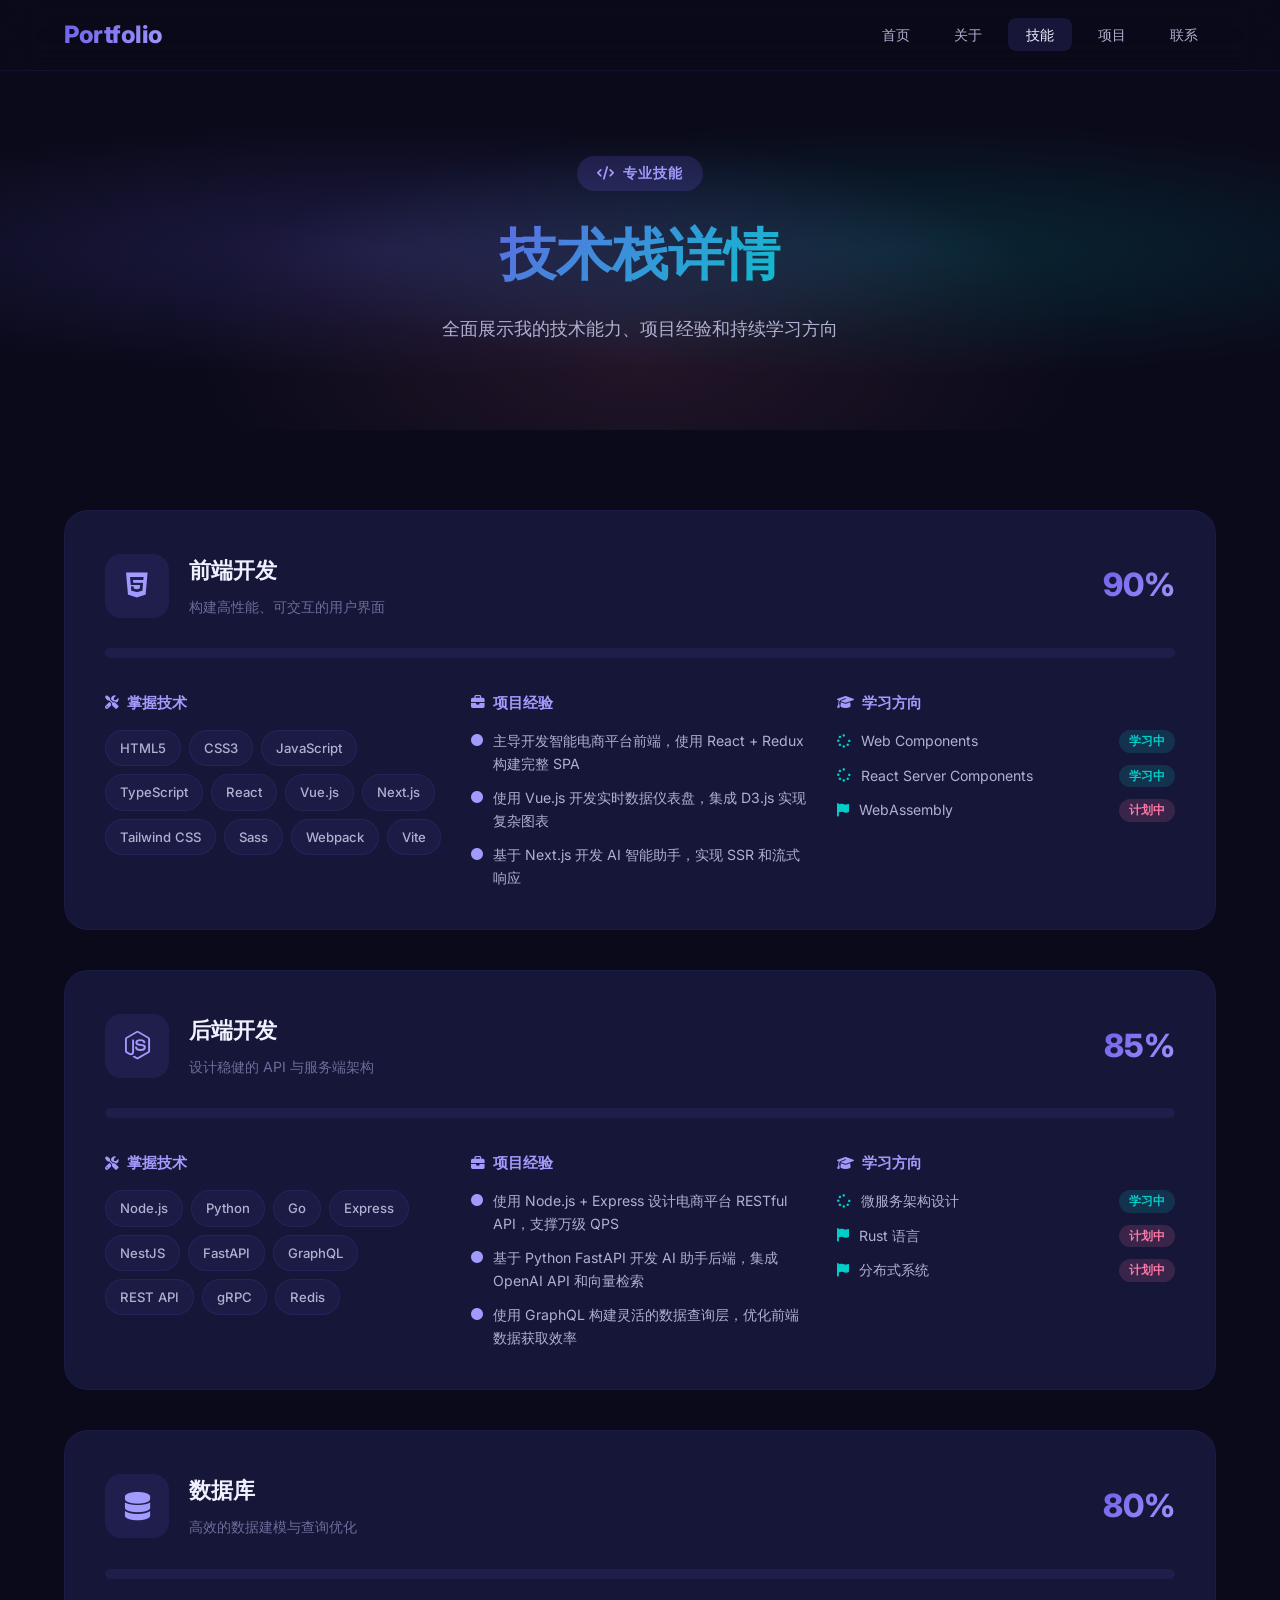
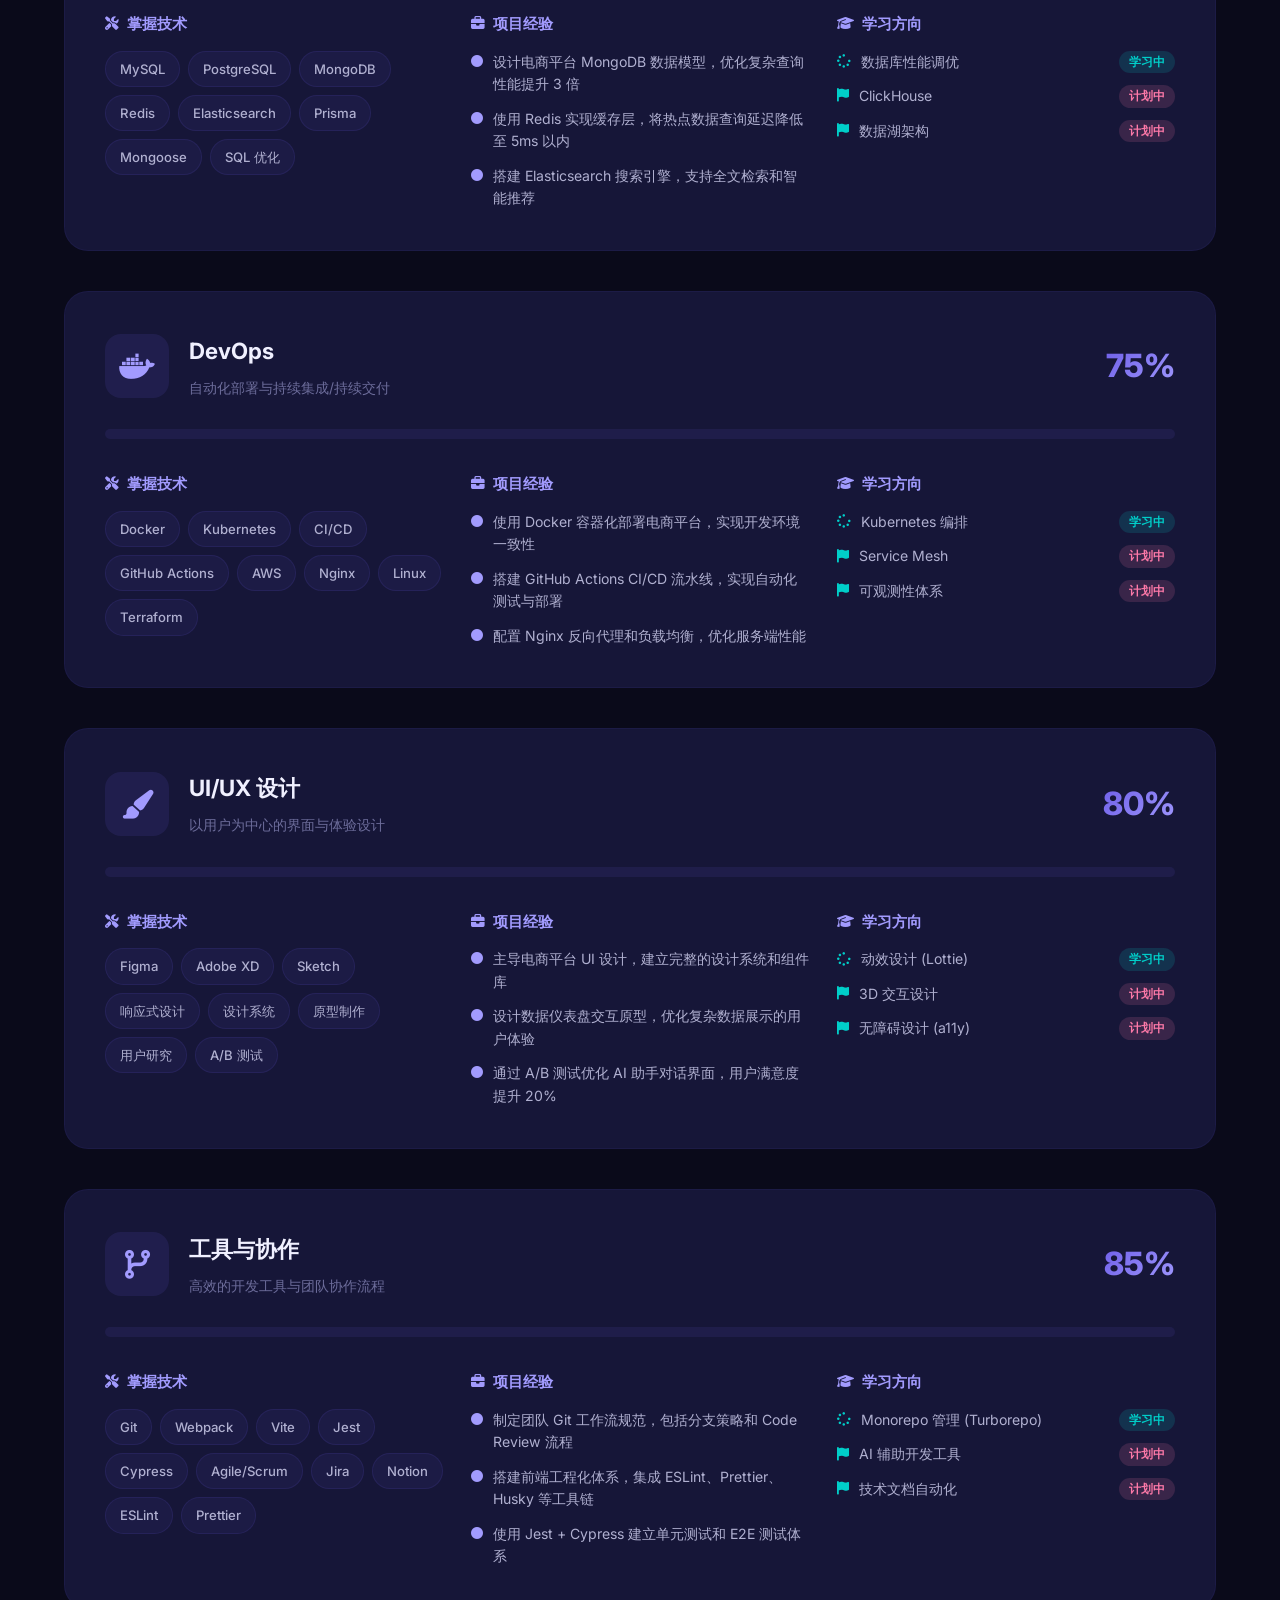
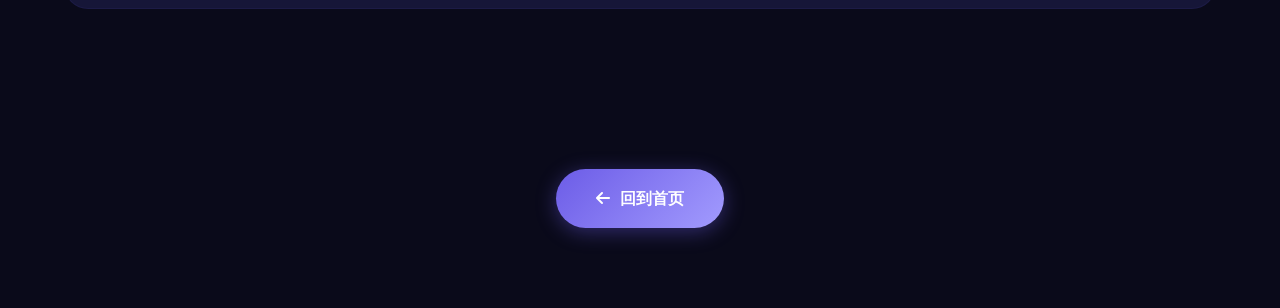
<file: skills.html>
<!DOCTYPE html>
<html lang="zh-CN">
<head>
    <meta charset="UTF-8">
    <meta name="viewport" content="width=device-width, initial-scale=1.0">
    <title>技术栈详情 - 技能展示</title>
    <link rel="stylesheet" href="style.css">
    <link rel="stylesheet" href="https://cdnjs.cloudflare.com/ajax/libs/font-awesome/6.5.0/css/all.min.css">
    <link href="https://fonts.googleapis.com/css2?family=Inter:wght@300;400;500;600;700;800&display=swap" rel="stylesheet">
    <style>
        /* ========== 技能详情页内联样式 ========== */
        .skills-banner {
            position: relative;
            height: 360px;
            overflow: hidden;
            display: flex;
            align-items: center;
            justify-content: center;
            margin-top: 70px;
        }

        .skills-banner-bg {
            position: absolute;
            inset: 0;
            background:
                radial-gradient(ellipse at 30% 50%, rgba(108, 92, 231, 0.2) 0%, transparent 50%),
                radial-gradient(ellipse at 70% 50%, rgba(0, 206, 201, 0.15) 0%, transparent 50%),
                radial-gradient(ellipse at 50% 80%, rgba(253, 121, 168, 0.1) 0%, transparent 50%),
                var(--dark);
        }

        .skills-banner-content {
            position: relative;
            z-index: 2;
            text-align: center;
            padding: 0 24px;
        }

        .skills-banner-content .tag {
            display: inline-block;
            padding: 6px 20px;
            border-radius: 50px;
            background: rgba(108, 92, 231, 0.2);
            color: var(--primary-light);
            font-size: 0.85rem;
            font-weight: 600;
            letter-spacing: 1px;
            margin-bottom: 16px;
        }

        .skills-banner-content h1 {
            font-size: clamp(2rem, 5vw, 3.5rem);
            font-weight: 800;
            background: var(--gradient-2);
            -webkit-background-clip: text;
            background-clip: text;
            -webkit-text-fill-color: transparent;
            margin-bottom: 12px;
        }

        .skills-banner-content p {
            font-size: 1.1rem;
            color: var(--text-secondary);
            max-width: 600px;
            margin: 0 auto;
        }

        /* 技能板块 */
        .skill-detail-section {
            padding: 80px 0;
        }

        .skill-detail-card {
            background: var(--dark-card);
            border: 1px solid rgba(108, 92, 231, 0.08);
            border-radius: var(--radius-lg);
            padding: 40px;
            margin-bottom: 40px;
            transition: var(--transition);
            position: relative;
            overflow: hidden;
        }

        .skill-detail-card::before {
            content: '';
            position: absolute;
            top: 0;
            left: 0;
            right: 0;
            height: 4px;
            background: var(--gradient-1);
            transform: scaleX(0);
            transform-origin: left;
            transition: transform 0.6s ease;
        }

        .skill-detail-card:hover::before {
            transform: scaleX(1);
        }

        .skill-detail-card:hover {
            border-color: rgba(108, 92, 231, 0.2);
            box-shadow: var(--shadow-lg);
            transform: translateY(-4px);
        }

        .skill-detail-header {
            display: flex;
            align-items: center;
            gap: 20px;
            margin-bottom: 28px;
        }

        .skill-detail-icon {
            width: 64px;
            height: 64px;
            border-radius: var(--radius-md);
            background: rgba(108, 92, 231, 0.12);
            display: flex;
            align-items: center;
            justify-content: center;
            font-size: 1.8rem;
            color: var(--primary-light);
            flex-shrink: 0;
            transition: var(--transition);
        }

        .skill-detail-card:hover .skill-detail-icon {
            background: var(--gradient-1);
            color: #fff;
        }

        .skill-detail-title-group {
            flex: 1;
        }

        .skill-detail-title-group h3 {
            font-size: 1.4rem;
            font-weight: 700;
            color: var(--text-primary);
            margin-bottom: 4px;
        }

        .skill-detail-title-group .subtitle {
            font-size: 0.88rem;
            color: var(--text-muted);
        }

        .skill-detail-percent {
            font-size: 2rem;
            font-weight: 800;
            background: var(--gradient-1);
            -webkit-background-clip: text;
            background-clip: text;
            -webkit-text-fill-color: transparent;
            flex-shrink: 0;
        }

        /* 进度条 */
        .skill-progress-bar {
            width: 100%;
            height: 10px;
            background: rgba(108, 92, 231, 0.1);
            border-radius: 5px;
            overflow: hidden;
            margin-bottom: 32px;
        }

        .skill-progress-fill {
            height: 100%;
            background: var(--gradient-1);
            border-radius: 5px;
            width: 0;
            transition: width 1.5s cubic-bezier(0.4, 0, 0.2, 1);
            position: relative;
        }

        .skill-progress-fill::after {
            content: '';
            position: absolute;
            top: 0;
            right: 0;
            width: 20px;
            height: 100%;
            background: rgba(255, 255, 255, 0.3);
            border-radius: 0 5px 5px 0;
            animation: shimmer 2s infinite;
        }

        @keyframes shimmer {
            0%, 100% { opacity: 0; }
            50% { opacity: 1; }
        }

        /* 技能内容三栏 */
        .skill-detail-body {
            display: grid;
            grid-template-columns: 1fr 1fr 1fr;
            gap: 28px;
        }

        .skill-detail-block h4 {
            font-size: 0.95rem;
            font-weight: 600;
            color: var(--primary-light);
            margin-bottom: 14px;
            display: flex;
            align-items: center;
            gap: 8px;
        }

        .skill-detail-block h4 i {
            font-size: 0.85rem;
        }

        .tech-list {
            display: flex;
            flex-wrap: wrap;
            gap: 8px;
        }

        .tech-tag {
            padding: 6px 14px;
            border-radius: 50px;
            background: rgba(108, 92, 231, 0.08);
            border: 1px solid rgba(108, 92, 231, 0.12);
            color: var(--text-secondary);
            font-size: 0.82rem;
            font-weight: 500;
            transition: var(--transition);
        }

        .tech-tag:hover {
            background: rgba(108, 92, 231, 0.15);
            border-color: rgba(108, 92, 231, 0.3);
            color: var(--primary-light);
        }

        .experience-list {
            display: flex;
            flex-direction: column;
            gap: 12px;
        }

        .experience-item {
            display: flex;
            align-items: flex-start;
            gap: 10px;
            font-size: 0.88rem;
            color: var(--text-secondary);
            line-height: 1.6;
        }

        .experience-item i {
            color: var(--primary-light);
            margin-top: 4px;
            flex-shrink: 0;
            font-size: 0.75rem;
        }

        .learning-list {
            display: flex;
            flex-direction: column;
            gap: 12px;
        }

        .learning-item {
            display: flex;
            align-items: center;
            gap: 10px;
            font-size: 0.88rem;
            color: var(--text-secondary);
            line-height: 1.6;
        }

        .learning-item i {
            color: var(--secondary);
            flex-shrink: 0;
            font-size: 0.85rem;
        }

        .learning-item .badge {
            padding: 2px 10px;
            border-radius: 50px;
            font-size: 0.72rem;
            font-weight: 600;
            margin-left: auto;
        }

        .badge-progress {
            background: rgba(0, 206, 201, 0.15);
            color: #00cec9;
        }

        .badge-plan {
            background: rgba(253, 121, 168, 0.15);
            color: #fd79a8;
        }

        /* 底部返回 */
        .back-home-section {
            text-align: center;
            padding: 40px 0 80px;
        }

        .back-home-btn {
            display: inline-flex;
            align-items: center;
            gap: 10px;
            padding: 16px 40px;
            border-radius: 50px;
            background: var(--gradient-1);
            color: #fff;
            font-size: 1rem;
            font-weight: 600;
            transition: var(--transition);
            box-shadow: 0 4px 20px rgba(108, 92, 231, 0.4);
        }

        .back-home-btn:hover {
            transform: translateY(-3px);
            box-shadow: 0 8px 30px rgba(108, 92, 231, 0.5);
        }

        /* 响应式 */
        @media (max-width: 992px) {
            .skill-detail-body {
                grid-template-columns: 1fr;
                gap: 24px;
            }
            .skill-detail-card {
                padding: 28px;
            }
        }

        @media (max-width: 576px) {
            .skills-banner {
                height: 280px;
            }
            .skill-detail-header {
                flex-wrap: wrap;
            }
            .skill-detail-percent {
                width: 100%;
                text-align: center;
            }
            .skill-detail-card {
                padding: 24px;
            }
        }

        /* 渐入动画 */
        .fade-up {
            opacity: 0;
            transform: translateY(30px);
            animation: fadeInUp 0.6s ease forwards;
        }
    </style>
</head>
<body>

    <!-- ========== 导航栏 ========== -->
    <nav class="navbar">
        <div class="container nav-container">
            <a href="index.html" class="nav-logo">Portfolio</a>
            <ul class="nav-menu" id="navMenu">
                <li class="nav-item"><a href="index.html" class="nav-link">首页</a></li>
                <li class="nav-item"><a href="index.html#about" class="nav-link">关于</a></li>
                <li class="nav-item"><a href="skills.html" class="nav-link active">技能</a></li>
                <li class="nav-item"><a href="index.html#projects" class="nav-link">项目</a></li>
                <li class="nav-item"><a href="index.html#contact" class="nav-link">联系</a></li>
            </ul>
            <div class="nav-toggle" id="navToggle">
                <span class="bar"></span>
                <span class="bar"></span>
                <span class="bar"></span>
            </div>
        </div>
    </nav>

    <!-- ========== 页面 Banner ========== -->
    <section class="skills-banner">
        <div class="skills-banner-bg"></div>
        <div class="skills-banner-content">
            <span class="tag"><i class="fas fa-code"></i>&nbsp; 专业技能</span>
            <h1>技术栈详情</h1>
            <p>全面展示我的技术能力、项目经验和持续学习方向</p>
        </div>
    </section>

    <!-- ========== 技能详情列表 ========== -->
    <div class="container">
        <div class="skill-detail-section">

            <!-- 1. 前端开发 90% -->
            <div class="skill-detail-card fade-up">
                <div class="skill-detail-header">
                    <div class="skill-detail-icon">
                        <i class="fab fa-html5"></i>
                    </div>
                    <div class="skill-detail-title-group">
                        <h3>前端开发</h3>
                        <span class="subtitle">构建高性能、可交互的用户界面</span>
                    </div>
                    <div class="skill-detail-percent">90%</div>
                </div>
                <div class="skill-progress-bar">
                    <div class="skill-progress-fill" data-width="90"></div>
                </div>
                <div class="skill-detail-body">
                    <div class="skill-detail-block">
                        <h4><i class="fas fa-tools"></i> 掌握技术</h4>
                        <div class="tech-list">
                            <span class="tech-tag">HTML5</span>
                            <span class="tech-tag">CSS3</span>
                            <span class="tech-tag">JavaScript</span>
                            <span class="tech-tag">TypeScript</span>
                            <span class="tech-tag">React</span>
                            <span class="tech-tag">Vue.js</span>
                            <span class="tech-tag">Next.js</span>
                            <span class="tech-tag">Tailwind CSS</span>
                            <span class="tech-tag">Sass</span>
                            <span class="tech-tag">Webpack</span>
                            <span class="tech-tag">Vite</span>
                        </div>
                    </div>
                    <div class="skill-detail-block">
                        <h4><i class="fas fa-briefcase"></i> 项目经验</h4>
                        <div class="experience-list">
                            <div class="experience-item">
                                <i class="fas fa-circle"></i>
                                <span>主导开发智能电商平台前端，使用 React + Redux 构建完整 SPA</span>
                            </div>
                            <div class="experience-item">
                                <i class="fas fa-circle"></i>
                                <span>使用 Vue.js 开发实时数据仪表盘，集成 D3.js 实现复杂图表</span>
                            </div>
                            <div class="experience-item">
                                <i class="fas fa-circle"></i>
                                <span>基于 Next.js 开发 AI 智能助手，实现 SSR 和流式响应</span>
                            </div>
                        </div>
                    </div>
                    <div class="skill-detail-block">
                        <h4><i class="fas fa-graduation-cap"></i> 学习方向</h4>
                        <div class="learning-list">
                            <div class="learning-item">
                                <i class="fas fa-spinner fa-spin"></i>
                                <span>Web Components</span>
                                <span class="badge badge-progress">学习中</span>
                            </div>
                            <div class="learning-item">
                                <i class="fas fa-spinner fa-spin"></i>
                                <span>React Server Components</span>
                                <span class="badge badge-progress">学习中</span>
                            </div>
                            <div class="learning-item">
                                <i class="fas fa-flag"></i>
                                <span>WebAssembly</span>
                                <span class="badge badge-plan">计划中</span>
                            </div>
                        </div>
                    </div>
                </div>
            </div>

            <!-- 2. 后端开发 85% -->
            <div class="skill-detail-card fade-up">
                <div class="skill-detail-header">
                    <div class="skill-detail-icon">
                        <i class="fab fa-node-js"></i>
                    </div>
                    <div class="skill-detail-title-group">
                        <h3>后端开发</h3>
                        <span class="subtitle">设计稳健的 API 与服务端架构</span>
                    </div>
                    <div class="skill-detail-percent">85%</div>
                </div>
                <div class="skill-progress-bar">
                    <div class="skill-progress-fill" data-width="85"></div>
                </div>
                <div class="skill-detail-body">
                    <div class="skill-detail-block">
                        <h4><i class="fas fa-tools"></i> 掌握技术</h4>
                        <div class="tech-list">
                            <span class="tech-tag">Node.js</span>
                            <span class="tech-tag">Python</span>
                            <span class="tech-tag">Go</span>
                            <span class="tech-tag">Express</span>
                            <span class="tech-tag">NestJS</span>
                            <span class="tech-tag">FastAPI</span>
                            <span class="tech-tag">GraphQL</span>
                            <span class="tech-tag">REST API</span>
                            <span class="tech-tag">gRPC</span>
                            <span class="tech-tag">Redis</span>
                        </div>
                    </div>
                    <div class="skill-detail-block">
                        <h4><i class="fas fa-briefcase"></i> 项目经验</h4>
                        <div class="experience-list">
                            <div class="experience-item">
                                <i class="fas fa-circle"></i>
                                <span>使用 Node.js + Express 设计电商平台 RESTful API，支撑万级 QPS</span>
                            </div>
                            <div class="experience-item">
                                <i class="fas fa-circle"></i>
                                <span>基于 Python FastAPI 开发 AI 助手后端，集成 OpenAI API 和向量检索</span>
                            </div>
                            <div class="experience-item">
                                <i class="fas fa-circle"></i>
                                <span>使用 GraphQL 构建灵活的数据查询层，优化前端数据获取效率</span>
                            </div>
                        </div>
                    </div>
                    <div class="skill-detail-block">
                        <h4><i class="fas fa-graduation-cap"></i> 学习方向</h4>
                        <div class="learning-list">
                            <div class="learning-item">
                                <i class="fas fa-spinner fa-spin"></i>
                                <span>微服务架构设计</span>
                                <span class="badge badge-progress">学习中</span>
                            </div>
                            <div class="learning-item">
                                <i class="fas fa-flag"></i>
                                <span>Rust 语言</span>
                                <span class="badge badge-plan">计划中</span>
                            </div>
                            <div class="learning-item">
                                <i class="fas fa-flag"></i>
                                <span>分布式系统</span>
                                <span class="badge badge-plan">计划中</span>
                            </div>
                        </div>
                    </div>
                </div>
            </div>

            <!-- 3. 数据库 80% -->
            <div class="skill-detail-card fade-up">
                <div class="skill-detail-header">
                    <div class="skill-detail-icon">
                        <i class="fas fa-database"></i>
                    </div>
                    <div class="skill-detail-title-group">
                        <h3>数据库</h3>
                        <span class="subtitle">高效的数据建模与查询优化</span>
                    </div>
                    <div class="skill-detail-percent">80%</div>
                </div>
                <div class="skill-progress-bar">
                    <div class="skill-progress-fill" data-width="80"></div>
                </div>
                <div class="skill-detail-body">
                    <div class="skill-detail-block">
                        <h4><i class="fas fa-tools"></i> 掌握技术</h4>
                        <div class="tech-list">
                            <span class="tech-tag">MySQL</span>
                            <span class="tech-tag">PostgreSQL</span>
                            <span class="tech-tag">MongoDB</span>
                            <span class="tech-tag">Redis</span>
                            <span class="tech-tag">Elasticsearch</span>
                            <span class="tech-tag">Prisma</span>
                            <span class="tech-tag">Mongoose</span>
                            <span class="tech-tag">SQL 优化</span>
                        </div>
                    </div>
                    <div class="skill-detail-block">
                        <h4><i class="fas fa-briefcase"></i> 项目经验</h4>
                        <div class="experience-list">
                            <div class="experience-item">
                                <i class="fas fa-circle"></i>
                                <span>设计电商平台 MongoDB 数据模型，优化复杂查询性能提升 3 倍</span>
                            </div>
                            <div class="experience-item">
                                <i class="fas fa-circle"></i>
                                <span>使用 Redis 实现缓存层，将热点数据查询延迟降低至 5ms 以内</span>
                            </div>
                            <div class="experience-item">
                                <i class="fas fa-circle"></i>
                                <span>搭建 Elasticsearch 搜索引擎，支持全文检索和智能推荐</span>
                            </div>
                        </div>
                    </div>
                    <div class="skill-detail-block">
                        <h4><i class="fas fa-graduation-cap"></i> 学习方向</h4>
                        <div class="learning-list">
                            <div class="learning-item">
                                <i class="fas fa-spinner fa-spin"></i>
                                <span>数据库性能调优</span>
                                <span class="badge badge-progress">学习中</span>
                            </div>
                            <div class="learning-item">
                                <i class="fas fa-flag"></i>
                                <span>ClickHouse</span>
                                <span class="badge badge-plan">计划中</span>
                            </div>
                            <div class="learning-item">
                                <i class="fas fa-flag"></i>
                                <span>数据湖架构</span>
                                <span class="badge badge-plan">计划中</span>
                            </div>
                        </div>
                    </div>
                </div>
            </div>

            <!-- 4. DevOps 75% -->
            <div class="skill-detail-card fade-up">
                <div class="skill-detail-header">
                    <div class="skill-detail-icon">
                        <i class="fab fa-docker"></i>
                    </div>
                    <div class="skill-detail-title-group">
                        <h3>DevOps</h3>
                        <span class="subtitle">自动化部署与持续集成/持续交付</span>
                    </div>
                    <div class="skill-detail-percent">75%</div>
                </div>
                <div class="skill-progress-bar">
                    <div class="skill-progress-fill" data-width="75"></div>
                </div>
                <div class="skill-detail-body">
                    <div class="skill-detail-block">
                        <h4><i class="fas fa-tools"></i> 掌握技术</h4>
                        <div class="tech-list">
                            <span class="tech-tag">Docker</span>
                            <span class="tech-tag">Kubernetes</span>
                            <span class="tech-tag">CI/CD</span>
                            <span class="tech-tag">GitHub Actions</span>
                            <span class="tech-tag">AWS</span>
                            <span class="tech-tag">Nginx</span>
                            <span class="tech-tag">Linux</span>
                            <span class="tech-tag">Terraform</span>
                        </div>
                    </div>
                    <div class="skill-detail-block">
                        <h4><i class="fas fa-briefcase"></i> 项目经验</h4>
                        <div class="experience-list">
                            <div class="experience-item">
                                <i class="fas fa-circle"></i>
                                <span>使用 Docker 容器化部署电商平台，实现开发环境一致性</span>
                            </div>
                            <div class="experience-item">
                                <i class="fas fa-circle"></i>
                                <span>搭建 GitHub Actions CI/CD 流水线，实现自动化测试与部署</span>
                            </div>
                            <div class="experience-item">
                                <i class="fas fa-circle"></i>
                                <span>配置 Nginx 反向代理和负载均衡，优化服务端性能</span>
                            </div>
                        </div>
                    </div>
                    <div class="skill-detail-block">
                        <h4><i class="fas fa-graduation-cap"></i> 学习方向</h4>
                        <div class="learning-list">
                            <div class="learning-item">
                                <i class="fas fa-spinner fa-spin"></i>
                                <span>Kubernetes 编排</span>
                                <span class="badge badge-progress">学习中</span>
                            </div>
                            <div class="learning-item">
                                <i class="fas fa-flag"></i>
                                <span>Service Mesh</span>
                                <span class="badge badge-plan">计划中</span>
                            </div>
                            <div class="learning-item">
                                <i class="fas fa-flag"></i>
                                <span>可观测性体系</span>
                                <span class="badge badge-plan">计划中</span>
                            </div>
                        </div>
                    </div>
                </div>
            </div>

            <!-- 5. UI/UX 设计 80% -->
            <div class="skill-detail-card fade-up">
                <div class="skill-detail-header">
                    <div class="skill-detail-icon">
                        <i class="fas fa-paint-brush"></i>
                    </div>
                    <div class="skill-detail-title-group">
                        <h3>UI/UX 设计</h3>
                        <span class="subtitle">以用户为中心的界面与体验设计</span>
                    </div>
                    <div class="skill-detail-percent">80%</div>
                </div>
                <div class="skill-progress-bar">
                    <div class="skill-progress-fill" data-width="80"></div>
                </div>
                <div class="skill-detail-body">
                    <div class="skill-detail-block">
                        <h4><i class="fas fa-tools"></i> 掌握技术</h4>
                        <div class="tech-list">
                            <span class="tech-tag">Figma</span>
                            <span class="tech-tag">Adobe XD</span>
                            <span class="tech-tag">Sketch</span>
                            <span class="tech-tag">响应式设计</span>
                            <span class="tech-tag">设计系统</span>
                            <span class="tech-tag">原型制作</span>
                            <span class="tech-tag">用户研究</span>
                            <span class="tech-tag">A/B 测试</span>
                        </div>
                    </div>
                    <div class="skill-detail-block">
                        <h4><i class="fas fa-briefcase"></i> 项目经验</h4>
                        <div class="experience-list">
                            <div class="experience-item">
                                <i class="fas fa-circle"></i>
                                <span>主导电商平台 UI 设计，建立完整的设计系统和组件库</span>
                            </div>
                            <div class="experience-item">
                                <i class="fas fa-circle"></i>
                                <span>设计数据仪表盘交互原型，优化复杂数据展示的用户体验</span>
                            </div>
                            <div class="experience-item">
                                <i class="fas fa-circle"></i>
                                <span>通过 A/B 测试优化 AI 助手对话界面，用户满意度提升 20%</span>
                            </div>
                        </div>
                    </div>
                    <div class="skill-detail-block">
                        <h4><i class="fas fa-graduation-cap"></i> 学习方向</h4>
                        <div class="learning-list">
                            <div class="learning-item">
                                <i class="fas fa-spinner fa-spin"></i>
                                <span>动效设计 (Lottie)</span>
                                <span class="badge badge-progress">学习中</span>
                            </div>
                            <div class="learning-item">
                                <i class="fas fa-flag"></i>
                                <span>3D 交互设计</span>
                                <span class="badge badge-plan">计划中</span>
                            </div>
                            <div class="learning-item">
                                <i class="fas fa-flag"></i>
                                <span>无障碍设计 (a11y)</span>
                                <span class="badge badge-plan">计划中</span>
                            </div>
                        </div>
                    </div>
                </div>
            </div>

            <!-- 6. 工具与协作 85% -->
            <div class="skill-detail-card fade-up">
                <div class="skill-detail-header">
                    <div class="skill-detail-icon">
                        <i class="fas fa-code-branch"></i>
                    </div>
                    <div class="skill-detail-title-group">
                        <h3>工具与协作</h3>
                        <span class="subtitle">高效的开发工具与团队协作流程</span>
                    </div>
                    <div class="skill-detail-percent">85%</div>
                </div>
                <div class="skill-progress-bar">
                    <div class="skill-progress-fill" data-width="85"></div>
                </div>
                <div class="skill-detail-body">
                    <div class="skill-detail-block">
                        <h4><i class="fas fa-tools"></i> 掌握技术</h4>
                        <div class="tech-list">
                            <span class="tech-tag">Git</span>
                            <span class="tech-tag">Webpack</span>
                            <span class="tech-tag">Vite</span>
                            <span class="tech-tag">Jest</span>
                            <span class="tech-tag">Cypress</span>
                            <span class="tech-tag">Agile/Scrum</span>
                            <span class="tech-tag">Jira</span>
                            <span class="tech-tag">Notion</span>
                            <span class="tech-tag">ESLint</span>
                            <span class="tech-tag">Prettier</span>
                        </div>
                    </div>
                    <div class="skill-detail-block">
                        <h4><i class="fas fa-briefcase"></i> 项目经验</h4>
                        <div class="experience-list">
                            <div class="experience-item">
                                <i class="fas fa-circle"></i>
                                <span>制定团队 Git 工作流规范，包括分支策略和 Code Review 流程</span>
                            </div>
                            <div class="experience-item">
                                <i class="fas fa-circle"></i>
                                <span>搭建前端工程化体系，集成 ESLint、Prettier、Husky 等工具链</span>
                            </div>
                            <div class="experience-item">
                                <i class="fas fa-circle"></i>
                                <span>使用 Jest + Cypress 建立单元测试和 E2E 测试体系</span>
                            </div>
                        </div>
                    </div>
                    <div class="skill-detail-block">
                        <h4><i class="fas fa-graduation-cap"></i> 学习方向</h4>
                        <div class="learning-list">
                            <div class="learning-item">
                                <i class="fas fa-spinner fa-spin"></i>
                                <span>Monorepo 管理 (Turborepo)</span>
                                <span class="badge badge-progress">学习中</span>
                            </div>
                            <div class="learning-item">
                                <i class="fas fa-flag"></i>
                                <span>AI 辅助开发工具</span>
                                <span class="badge badge-plan">计划中</span>
                            </div>
                            <div class="learning-item">
                                <i class="fas fa-flag"></i>
                                <span>技术文档自动化</span>
                                <span class="badge badge-plan">计划中</span>
                            </div>
                        </div>
                    </div>
                </div>
            </div>

        </div>
    </div>

    <!-- ========== 返回首页 ========== -->
    <div class="back-home-section">
        <a href="index.html" class="back-home-btn">
            <i class="fas fa-arrow-left"></i> 回到首页
        </a>
    </div>

    <!-- ========== 回到顶部 ========== -->
    <button class="back-to-top" id="backToTop">
        <i class="fas fa-arrow-up"></i>
    </button>

    <script src="script.js"></script>
    <script>
        // 进度条动画 - 滚动触发
        const observer = new IntersectionObserver((entries) => {
            entries.forEach(entry => {
                if (entry.isIntersecting) {
                    const fills = entry.target.querySelectorAll('.skill-progress-fill');
                    fills.forEach(fill => {
                        const width = fill.getAttribute('data-width');
                        fill.style.width = width + '%';
                    });
                }
            });
        }, { threshold: 0.2 });

        document.querySelectorAll('.skill-detail-card').forEach(card => {
            observer.observe(card);
        });

        // 导航栏汉堡菜单
        const navToggle = document.getElementById('navToggle');
        const navMenu = document.getElementById('navMenu');
        if (navToggle && navMenu) {
            navToggle.addEventListener('click', () => {
                navToggle.classList.toggle('active');
                navMenu.classList.toggle('active');
            });
        }

        // 回到顶部
        const backToTop = document.getElementById('backToTop');
        if (backToTop) {
            window.addEventListener('scroll', () => {
                if (window.scrollY > 300) {
                    backToTop.classList.add('visible');
                } else {
                    backToTop.classList.remove('visible');
                }
            });
            backToTop.addEventListener('click', () => {
                window.scrollTo({ top: 0, behavior: 'smooth' });
            });
        }
    </script>
</body>
</html>
</file>
<file: style.css>
/* =======================================
   个人介绍网站 - 样式表
   ======================================= */

/* ---------- CSS 变量 ---------- */
:root {
    --primary: #6c5ce7;
    --primary-dark: #5a4bd1;
    --primary-light: #a29bfe;
    --secondary: #00cec9;
    --accent: #fd79a8;
    --dark: #0a0a1a;
    --dark-2: #12122a;
    --dark-3: #1a1a3e;
    --dark-card: #161638;
    --text-primary: #f0f0ff;
    --text-secondary: #b0b0d0;
    --text-muted: #6c6c9a;
    --gradient-1: linear-gradient(135deg, #6c5ce7, #a29bfe);
    --gradient-2: linear-gradient(135deg, #6c5ce7, #00cec9);
    --gradient-hero: linear-gradient(135deg, #0a0a1a 0%, #1a1a3e 50%, #0a0a1a 100%);
    --shadow-sm: 0 2px 8px rgba(108, 92, 231, 0.1);
    --shadow-md: 0 8px 30px rgba(108, 92, 231, 0.15);
    --shadow-lg: 0 20px 60px rgba(108, 92, 231, 0.2);
    --radius-sm: 8px;
    --radius-md: 16px;
    --radius-lg: 24px;
    --radius-full: 50%;
    --transition: all 0.3s cubic-bezier(0.4, 0, 0.2, 1);
    --max-width: 1200px;
}

/* ---------- Reset & Base ---------- */
*,
*::before,
*::after {
    margin: 0;
    padding: 0;
    box-sizing: border-box;
}

html {
    scroll-behavior: smooth;
    scroll-padding-top: 80px;
}

body {
    font-family: 'Inter', -apple-system, BlinkMacSystemFont, 'Segoe UI', sans-serif;
    background: var(--dark);
    color: var(--text-primary);
    line-height: 1.7;
    overflow-x: hidden;
    -webkit-font-smoothing: antialiased;
}

a {
    text-decoration: none;
    color: inherit;
    transition: var(--transition);
}

ul {
    list-style: none;
}

img {
    max-width: 100%;
    height: auto;
    display: block;
}

.container {
    max-width: var(--max-width);
    margin: 0 auto;
    padding: 0 24px;
}

.section {
    padding: 100px 0;
    position: relative;
}

/* ---------- 导航栏 ---------- */
.navbar {
    position: fixed;
    top: 0;
    left: 0;
    right: 0;
    z-index: 1000;
    background: rgba(10, 10, 26, 0.8);
    backdrop-filter: blur(20px);
    -webkit-backdrop-filter: blur(20px);
    border-bottom: 1px solid rgba(108, 92, 231, 0.1);
    transition: var(--transition);
}

.navbar.scrolled {
    background: rgba(10, 10, 26, 0.95);
    box-shadow: 0 4px 30px rgba(0, 0, 0, 0.3);
}

.nav-container {
    display: flex;
    justify-content: space-between;
    align-items: center;
    height: 70px;
}

.nav-logo {
    font-size: 1.5rem;
    font-weight: 800;
    background: var(--gradient-1);
    -webkit-background-clip: text;
    background-clip: text;
    -webkit-text-fill-color: transparent;
    letter-spacing: -0.5px;
}

.nav-menu {
    display: flex;
    gap: 8px;
}

.nav-link {
    padding: 8px 18px;
    border-radius: var(--radius-sm);
    font-size: 0.9rem;
    font-weight: 500;
    color: var(--text-secondary);
    position: relative;
    transition: var(--transition);
}

.nav-link:hover,
.nav-link.active {
    color: var(--text-primary);
    background: rgba(108, 92, 231, 0.15);
}

/* 汉堡菜单 */
.nav-toggle {
    display: none;
    flex-direction: column;
    cursor: pointer;
    gap: 5px;
    padding: 5px;
}

.bar {
    display: block;
    width: 25px;
    height: 2px;
    background: var(--text-primary);
    border-radius: 2px;
    transition: var(--transition);
}

.nav-toggle.active .bar:nth-child(1) {
    transform: rotate(45deg) translate(5px, 5px);
}

.nav-toggle.active .bar:nth-child(2) {
    opacity: 0;
}

.nav-toggle.active .bar:nth-child(3) {
    transform: rotate(-45deg) translate(5px, -5px);
}

/* ---------- Hero Section ---------- */
.hero {
    min-height: 100vh;
    display: flex;
    align-items: center;
    position: relative;
    overflow: hidden;
    background: var(--gradient-hero);
}

.hero-bg {
    position: absolute;
    inset: 0;
    background:
        radial-gradient(ellipse at 20% 50%, rgba(108, 92, 231, 0.12) 0%, transparent 50%),
        radial-gradient(ellipse at 80% 20%, rgba(0, 206, 201, 0.08) 0%, transparent 50%),
        radial-gradient(ellipse at 50% 80%, rgba(253, 121, 168, 0.06) 0%, transparent 50%);
    pointer-events: none;
}

.hero-container {
    display: grid;
    grid-template-columns: 1fr 1fr;
    gap: 60px;
    align-items: center;
    padding-top: 80px;
    padding-bottom: 80px;
}

.hero-content {
    position: relative;
    z-index: 2;
}

.hero-greeting {
    font-size: 1.1rem;
    color: var(--primary-light);
    font-weight: 500;
    margin-bottom: 12px;
    letter-spacing: 2px;
    text-transform: uppercase;
    animation: fadeInUp 0.6s ease;
}

.hero-name {
    font-size: clamp(2.8rem, 6vw, 4.5rem);
    font-weight: 800;
    background: var(--gradient-2);
    -webkit-background-clip: text;
    background-clip: text;
    -webkit-text-fill-color: transparent;
    line-height: 1.1;
    margin-bottom: 16px;
    animation: fadeInUp 0.6s ease 0.1s both;
}

.hero-title {
    font-size: 1.15rem;
    color: var(--text-secondary);
    margin-bottom: 20px;
    animation: fadeInUp 0.6s ease 0.2s both;
}

.hero-desc {
    font-size: 1rem;
    color: var(--text-muted);
    max-width: 500px;
    margin-bottom: 32px;
    line-height: 1.8;
    animation: fadeInUp 0.6s ease 0.3s both;
}

.hero-actions {
    display: flex;
    gap: 16px;
    margin-bottom: 32px;
    animation: fadeInUp 0.6s ease 0.4s both;
}

.hero-social {
    display: flex;
    gap: 12px;
    animation: fadeInUp 0.6s ease 0.5s both;
}

.hero-image {
    display: flex;
    justify-content: center;
    align-items: center;
    position: relative;
    animation: fadeInRight 0.8s ease 0.3s both;
}

.hero-avatar {
    width: 320px;
    height: 320px;
    border-radius: var(--radius-full);
    background: var(--dark-3);
    overflow: hidden;
    border: 3px solid rgba(108, 92, 231, 0.3);
    box-shadow: 0 0 60px rgba(108, 92, 231, 0.2);
    position: relative;
}

.hero-avatar::before {
    content: '';
    position: absolute;
    inset: -3px;
    border-radius: var(--radius-full);
    background: var(--gradient-1);
    z-index: -1;
    animation: rotateGradient 4s linear infinite;
}

.hero-avatar img {
    width: 100%;
    height: 100%;
    object-fit: cover;
}

.scroll-indicator {
    position: absolute;
    bottom: 30px;
    left: 50%;
    transform: translateX(-50%);
    display: flex;
    flex-direction: column;
    align-items: center;
    gap: 8px;
    color: var(--text-muted);
    font-size: 0.8rem;
    animation: bounce 2s infinite;
}

/* ---------- 按钮样式 ---------- */
.btn {
    display: inline-flex;
    align-items: center;
    gap: 8px;
    padding: 14px 32px;
    border-radius: 50px;
    font-size: 0.95rem;
    font-weight: 600;
    border: none;
    cursor: pointer;
    transition: var(--transition);
    font-family: inherit;
}

.btn-primary {
    background: var(--gradient-1);
    color: #fff;
    box-shadow: 0 4px 20px rgba(108, 92, 231, 0.4);
}

.btn-primary:hover {
    transform: translateY(-3px);
    box-shadow: 0 8px 30px rgba(108, 92, 231, 0.5);
}

.btn-outline {
    background: transparent;
    color: var(--text-primary);
    border: 2px solid rgba(108, 92, 231, 0.4);
}

.btn-outline:hover {
    border-color: var(--primary);
    background: rgba(108, 92, 231, 0.1);
    transform: translateY(-3px);
}

.btn-submit {
    width: 100%;
    justify-content: center;
    padding: 16px 32px;
    font-size: 1rem;
}

/* ---------- 社交链接 ---------- */
.social-link {
    display: flex;
    align-items: center;
    justify-content: center;
    width: 44px;
    height: 44px;
    border-radius: var(--radius-full);
    background: rgba(108, 92, 231, 0.1);
    color: var(--text-secondary);
    font-size: 1.2rem;
    transition: var(--transition);
}

.social-link:hover {
    background: var(--gradient-1);
    color: #fff;
    transform: translateY(-3px);
}

/* ---------- 通用章节标题 ---------- */
.section-header {
    text-align: center;
    margin-bottom: 60px;
}

.section-tag {
    display: inline-block;
    padding: 6px 18px;
    border-radius: 50px;
    background: rgba(108, 92, 231, 0.12);
    color: var(--primary-light);
    font-size: 0.85rem;
    font-weight: 600;
    letter-spacing: 1px;
    margin-bottom: 16px;
}

.section-title {
    font-size: clamp(1.8rem, 4vw, 2.8rem);
    font-weight: 700;
    color: var(--text-primary);
    margin-bottom: 16px;
}

.section-divider {
    width: 60px;
    height: 4px;
    background: var(--gradient-1);
    border-radius: 2px;
    margin: 0 auto;
}

/* ---------- 关于我 ---------- */
.about-grid {
    display: grid;
    grid-template-columns: 1fr 1.2fr;
    gap: 60px;
    align-items: center;
}

.about-image-wrapper {
    position: relative;
}

.about-image {
    border-radius: var(--radius-lg);
    overflow: hidden;
    box-shadow: var(--shadow-lg);
    position: relative;
}

.about-image::after {
    content: '';
    position: absolute;
    inset: 0;
    background: linear-gradient(135deg, rgba(108, 92, 231, 0.2), transparent);
}

.about-image img {
    width: 100%;
    height: 450px;
    object-fit: cover;
    transition: var(--transition);
}

.about-image:hover img {
    transform: scale(1.05);
}

.about-exp-badge {
    position: absolute;
    bottom: -20px;
    right: -20px;
    background: var(--gradient-1);
    border-radius: var(--radius-md);
    padding: 20px 24px;
    text-align: center;
    box-shadow: var(--shadow-lg);
    animation: float 3s ease-in-out infinite;
}

.exp-number {
    display: block;
    font-size: 1.8rem;
    font-weight: 800;
    color: #fff;
    line-height: 1;
}

.exp-label {
    display: block;
    font-size: 0.8rem;
    color: rgba(255, 255, 255, 0.8);
    margin-top: 4px;
}

.about-content h3 {
    font-size: 1.6rem;
    font-weight: 700;
    margin-bottom: 20px;
    background: var(--gradient-2);
    -webkit-background-clip: text;
    background-clip: text;
    -webkit-text-fill-color: transparent;
}

.about-content p {
    color: var(--text-secondary);
    margin-bottom: 16px;
    line-height: 1.8;
}

.about-info {
    display: grid;
    grid-template-columns: 1fr 1fr;
    gap: 16px;
    margin: 24px 0;
    padding: 24px;
    background: var(--dark-card);
    border-radius: var(--radius-md);
    border: 1px solid rgba(108, 92, 231, 0.1);
}

.info-item {
    display: flex;
    flex-direction: column;
    gap: 4px;
}

.info-label {
    font-size: 0.8rem;
    color: var(--text-muted);
    text-transform: uppercase;
    letter-spacing: 1px;
}

.info-value {
    font-size: 0.95rem;
    color: var(--text-primary);
    font-weight: 500;
}

/* ---------- 技能 ---------- */
.skills {
    background: var(--dark-2);
}

.skills-grid {
    display: grid;
    grid-template-columns: repeat(3, 1fr);
    gap: 24px;
}

.skill-card {
    background: var(--dark-card);
    border: 1px solid rgba(108, 92, 231, 0.08);
    border-radius: var(--radius-md);
    padding: 32px 28px;
    transition: var(--transition);
    position: relative;
    overflow: hidden;
}

.skill-card::before {
    content: '';
    position: absolute;
    top: 0;
    left: 0;
    right: 0;
    height: 3px;
    background: var(--gradient-1);
    transform: scaleX(0);
    transform-origin: left;
    transition: transform 0.5s ease;
}

.skill-card:hover::before {
    transform: scaleX(1);
}

.skill-card:hover {
    transform: translateY(-8px);
    border-color: rgba(108, 92, 231, 0.3);
    box-shadow: var(--shadow-md);
}

.skill-icon {
    width: 56px;
    height: 56px;
    border-radius: var(--radius-md);
    background: rgba(108, 92, 231, 0.12);
    display: flex;
    align-items: center;
    justify-content: center;
    font-size: 1.6rem;
    color: var(--primary-light);
    margin-bottom: 20px;
    transition: var(--transition);
}

.skill-card:hover .skill-icon {
    background: var(--gradient-1);
    color: #fff;
}

.skill-card h4 {
    font-size: 1.15rem;
    font-weight: 600;
    margin-bottom: 10px;
    color: var(--text-primary);
}

.skill-card p {
    font-size: 0.88rem;
    color: var(--text-secondary);
    line-height: 1.6;
    margin-bottom: 16px;
}

.skill-bar {
    width: 100%;
    height: 6px;
    background: rgba(108, 92, 231, 0.1);
    border-radius: 3px;
    overflow: hidden;
}

.skill-progress {
    height: 100%;
    background: var(--gradient-1);
    border-radius: 3px;
    position: relative;
    transition: width 1.5s ease;
}

.skill-progress::after {
    content: attr(data-progress);
    position: absolute;
    right: 0;
    top: -24px;
    font-size: 0.8rem;
    color: var(--primary-light);
    font-weight: 600;
}

/* ---------- 项目 ---------- */
.projects-grid {
    display: grid;
    grid-template-columns: repeat(3, 1fr);
    gap: 28px;
}

.project-card {
    background: var(--dark-card);
    border-radius: var(--radius-md);
    overflow: hidden;
    border: 1px solid rgba(108, 92, 231, 0.08);
    transition: var(--transition);
}

.project-card:hover {
    transform: translateY(-8px);
    box-shadow: var(--shadow-md);
    border-color: rgba(108, 92, 231, 0.2);
}

.project-image {
    position: relative;
    overflow: hidden;
    height: 220px;
}

.project-image img {
    width: 100%;
    height: 100%;
    object-fit: cover;
    transition: transform 0.5s ease;
}

.project-card:hover .project-image img {
    transform: scale(1.1);
}

.project-overlay {
    position: absolute;
    inset: 0;
    background: rgba(10, 10, 26, 0.7);
    display: flex;
    align-items: center;
    justify-content: center;
    opacity: 0;
    transition: var(--transition);
}

.project-card:hover .project-overlay {
    opacity: 1;
}

.project-links {
    display: flex;
    gap: 12px;
}

.project-link {
    width: 48px;
    height: 48px;
    border-radius: var(--radius-full);
    background: rgba(255, 255, 255, 0.15);
    color: #fff;
    display: flex;
    align-items: center;
    justify-content: center;
    font-size: 1.2rem;
    transition: var(--transition);
    backdrop-filter: blur(10px);
}

.project-link:hover {
    background: var(--gradient-1);
    transform: scale(1.1);
}

.project-info {
    padding: 24px;
}

.project-tag {
    display: inline-block;
    padding: 4px 12px;
    border-radius: 50px;
    background: rgba(108, 92, 231, 0.12);
    color: var(--primary-light);
    font-size: 0.78rem;
    font-weight: 600;
    margin-bottom: 12px;
}

.project-info h3 {
    font-size: 1.2rem;
    font-weight: 600;
    margin-bottom: 8px;
    color: var(--text-primary);
}

.project-info p {
    font-size: 0.88rem;
    color: var(--text-secondary);
    line-height: 1.6;
    margin-bottom: 16px;
}

.project-tech {
    display: flex;
    flex-wrap: wrap;
    gap: 8px;
}

.project-tech span {
    padding: 4px 12px;
    border-radius: 50px;
    background: rgba(108, 92, 231, 0.08);
    color: var(--text-muted);
    font-size: 0.78rem;
    font-weight: 500;
}

.projects-cta {
    text-align: center;
    margin-top: 48px;
}

/* ---------- 联系方式 ---------- */
.contact {
    background: var(--dark-2);
}

.contact-grid {
    display: grid;
    grid-template-columns: 1fr 1.2fr;
    gap: 60px;
}

.contact-info h3 {
    font-size: 1.6rem;
    font-weight: 700;
    margin-bottom: 12px;
    background: var(--gradient-2);
    -webkit-background-clip: text;
    background-clip: text;
    -webkit-text-fill-color: transparent;
}

.contact-info > p {
    color: var(--text-secondary);
    margin-bottom: 32px;
}

.contact-details {
    display: flex;
    flex-direction: column;
    gap: 20px;
    margin-bottom: 32px;
}

.contact-item {
    display: flex;
    align-items: center;
    gap: 16px;
}

.contact-icon {
    width: 48px;
    height: 48px;
    border-radius: var(--radius-md);
    background: rgba(108, 92, 231, 0.12);
    display: flex;
    align-items: center;
    justify-content: center;
    color: var(--primary-light);
    font-size: 1.1rem;
    flex-shrink: 0;
}

.contact-label {
    display: block;
    font-size: 0.8rem;
    color: var(--text-muted);
    margin-bottom: 4px;
}

.contact-value {
    display: block;
    font-size: 0.95rem;
    color: var(--text-primary);
    font-weight: 500;
}

.contact-social {
    display: flex;
    gap: 12px;
}

/* 表单 */
.contact-form {
    background: var(--dark-card);
    padding: 36px;
    border-radius: var(--radius-lg);
    border: 1px solid rgba(108, 92, 231, 0.1);
}

.form-group {
    margin-bottom: 20px;
}

.form-input {
    width: 100%;
    padding: 14px 18px;
    background: rgba(108, 92, 231, 0.05);
    border: 1px solid rgba(108, 92, 231, 0.15);
    border-radius: var(--radius-sm);
    color: var(--text-primary);
    font-size: 0.95rem;
    font-family: inherit;
    transition: var(--transition);
    outline: none;
}

.form-input:focus {
    border-color: var(--primary);
    background: rgba(108, 92, 231, 0.08);
    box-shadow: 0 0 0 3px rgba(108, 92, 231, 0.15);
}

.form-input::placeholder {
    color: var(--text-muted);
}

.form-textarea {
    min-height: 140px;
    resize: vertical;
}

/* ---------- 页脚 ---------- */
.footer {
    padding: 60px 0 0;
    border-top: 1px solid rgba(108, 92, 231, 0.1);
}

.footer-content {
    display: grid;
    grid-template-columns: 2fr 1fr 1fr;
    gap: 60px;
    padding-bottom: 40px;
}

.footer-brand h3 {
    font-size: 1.5rem;
    font-weight: 800;
    background: var(--gradient-1);
    -webkit-background-clip: text;
    background-clip: text;
    -webkit-text-fill-color: transparent;
    margin-bottom: 12px;
}

.footer-brand p {
    color: var(--text-secondary);
    font-size: 0.9rem;
}

.footer-links h4 {
    font-size: 1rem;
    font-weight: 600;
    color: var(--text-primary);
    margin-bottom: 16px;
}

.footer-links ul li {
    margin-bottom: 10px;
}

.footer-links ul li a {
    color: var(--text-secondary);
    font-size: 0.9rem;
    transition: var(--transition);
}

.footer-links ul li a:hover {
    color: var(--primary-light);
    padding-left: 5px;
}

.footer-bottom {
    padding: 20px 0;
    border-top: 1px solid rgba(108, 92, 231, 0.08);
    text-align: center;
}

.footer-bottom p {
    color: var(--text-muted);
    font-size: 0.85rem;
}

/* ---------- 回到顶部 ---------- */
.back-to-top {
    position: fixed;
    bottom: 30px;
    right: 30px;
    width: 48px;
    height: 48px;
    border-radius: var(--radius-full);
    background: var(--gradient-1);
    color: #fff;
    border: none;
    cursor: pointer;
    font-size: 1.1rem;
    box-shadow: var(--shadow-md);
    opacity: 0;
    visibility: hidden;
    transform: translateY(20px);
    transition: var(--transition);
    z-index: 999;
}

.back-to-top.visible {
    opacity: 1;
    visibility: visible;
    transform: translateY(0);
}

.back-to-top:hover {
    transform: translateY(-5px);
    box-shadow: var(--shadow-lg);
}

/* ---------- 动画关键帧 ---------- */
@keyframes fadeInUp {
    from {
        opacity: 0;
        transform: translateY(30px);
    }
    to {
        opacity: 1;
        transform: translateY(0);
    }
}

@keyframes fadeInRight {
    from {
        opacity: 0;
        transform: translateX(50px);
    }
    to {
        opacity: 1;
        transform: translateX(0);
    }
}

@keyframes float {
    0%, 100% {
        transform: translateY(0);
    }
    50% {
        transform: translateY(-10px);
    }
}

@keyframes bounce {
    0%, 20%, 50%, 80%, 100% {
        transform: translateX(-50%) translateY(0);
    }
    40% {
        transform: translateX(-50%) translateY(-10px);
    }
    60% {
        transform: translateX(-50%) translateY(-5px);
    }
}

@keyframes rotateGradient {
    0% {
        transform: rotate(0deg);
    }
    100% {
        transform: rotate(360deg);
    }
}

/* ---------- 滚动渐入动画 (JS 控制) ---------- */
.fade-in {
    opacity: 0;
    transform: translateY(40px);
    transition: opacity 0.6s ease, transform 0.6s ease;
}

.fade-in.visible {
    opacity: 1;
    transform: translateY(0);
}

/* ---------- 响应式设计 ---------- */

/* 平板 */
@media (max-width: 992px) {
    .hero-container {
        grid-template-columns: 1fr;
        text-align: center;
    }

    .hero-desc {
        margin: 0 auto 32px;
    }

    .hero-actions {
        justify-content: center;
    }

    .hero-social {
        justify-content: center;
    }

    .hero-image {
        order: -1;
    }

    .hero-avatar {
        width: 240px;
        height: 240px;
    }

    .about-grid {
        grid-template-columns: 1fr;
        gap: 40px;
    }

    .about-image img {
        height: 350px;
    }

    .skills-grid {
        grid-template-columns: repeat(2, 1fr);
    }

    .projects-grid {
        grid-template-columns: repeat(2, 1fr);
    }

    .contact-grid {
        grid-template-columns: 1fr;
        gap: 40px;
    }

    .footer-content {
        grid-template-columns: 1fr 1fr;
        gap: 40px;
    }
}

/* 手机 */
@media (max-width: 576px) {
    .nav-menu {
        position: fixed;
        top: 70px;
        left: 0;
        right: 0;
        background: rgba(10, 10, 26, 0.98);
        backdrop-filter: blur(20px);
        flex-direction: column;
        padding: 24px;
        gap: 8px;
        transform: translateY(-100%);
        opacity: 0;
        pointer-events: none;
        transition: var(--transition);
        border-bottom: 1px solid rgba(108, 92, 231, 0.1);
    }

    .nav-menu.active {
        transform: translateY(0);
        opacity: 1;
        pointer-events: all;
    }

    .nav-toggle {
        display: flex;
    }

    .hero-avatar {
        width: 200px;
        height: 200px;
    }

    .hero-actions {
        flex-direction: column;
        align-items: center;
    }

    .about-info {
        grid-template-columns: 1fr;
    }

    .about-exp-badge {
        right: 10px;
        padding: 14px 18px;
    }

    .exp-number {
        font-size: 1.4rem;
    }

    .skills-grid {
        grid-template-columns: 1fr;
    }

    .projects-grid {
        grid-template-columns: 1fr;
    }

    .contact-form {
        padding: 24px;
    }

    .footer-content {
        grid-template-columns: 1fr;
        gap: 30px;
    }

    .section {
        padding: 60px 0;
    }

    .back-to-top {
        bottom: 20px;
        right: 20px;
        width: 42px;
        height: 42px;
    }
}
</file>
